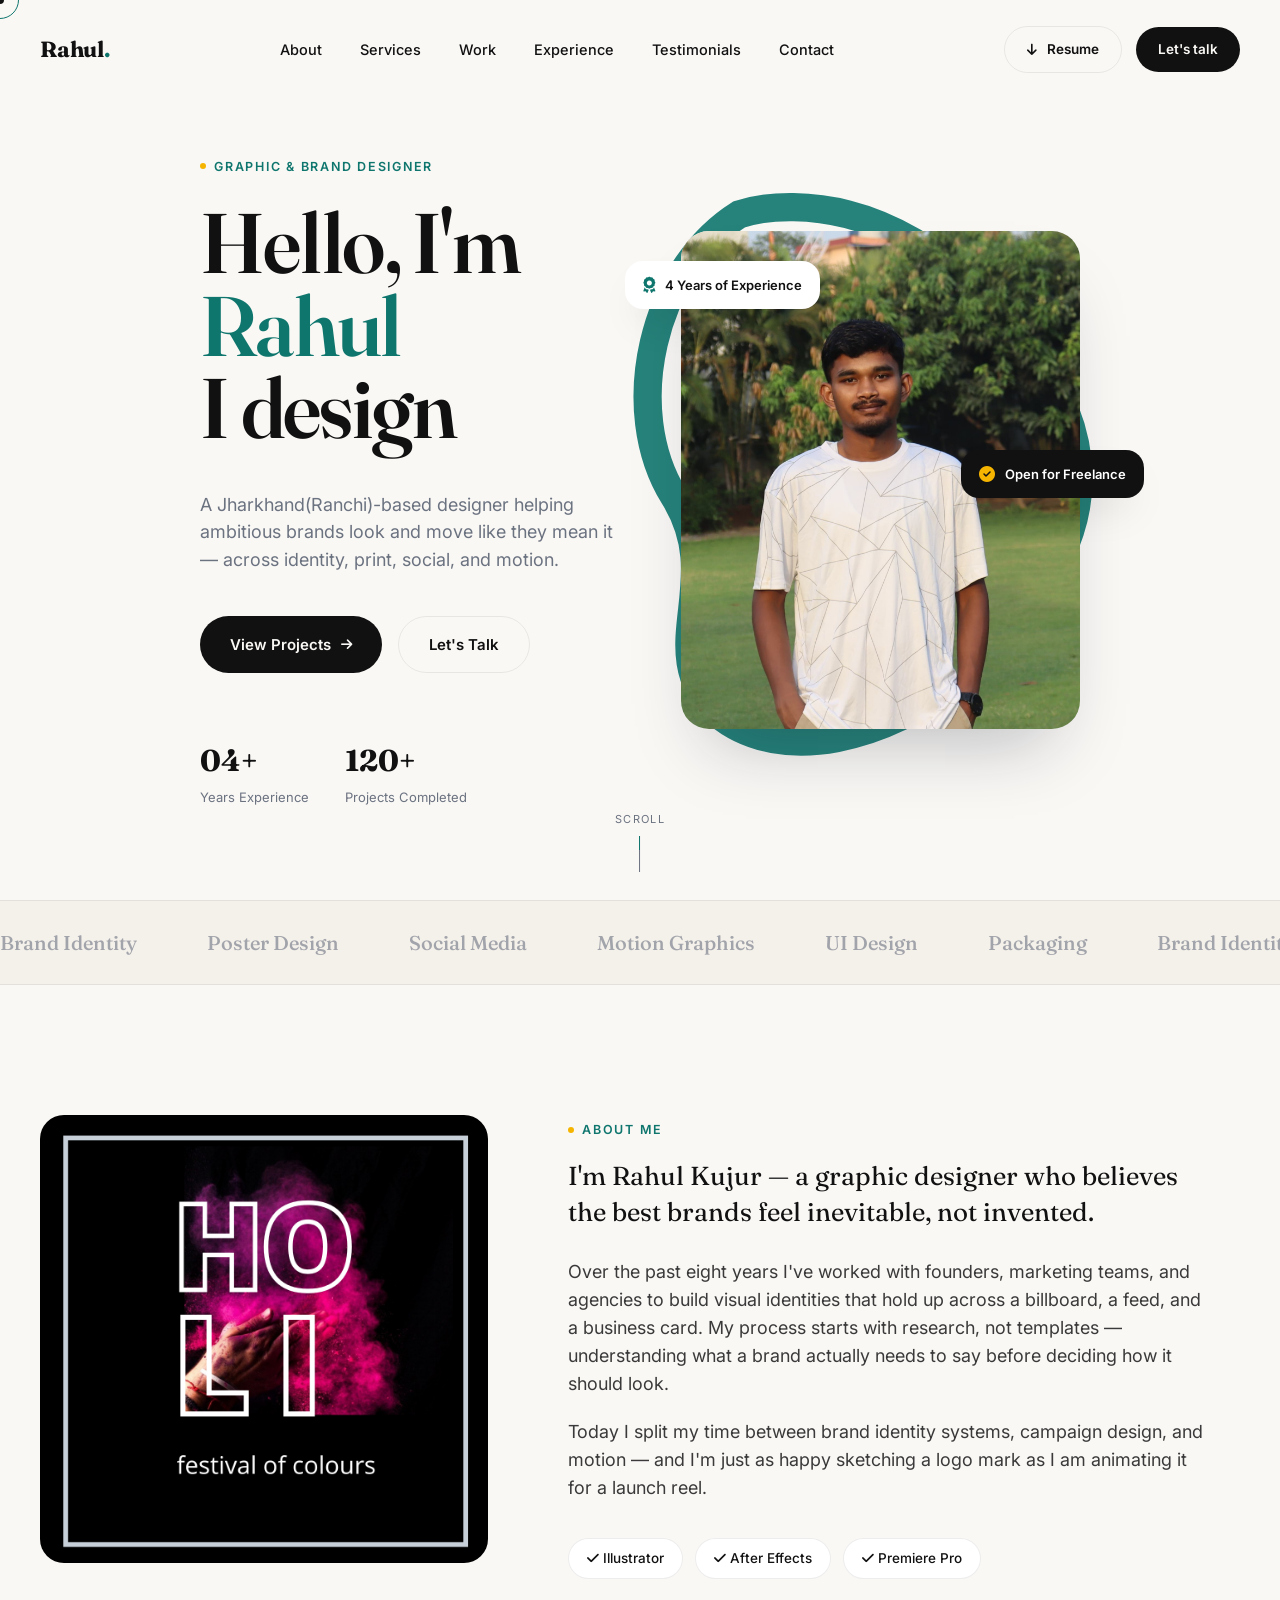
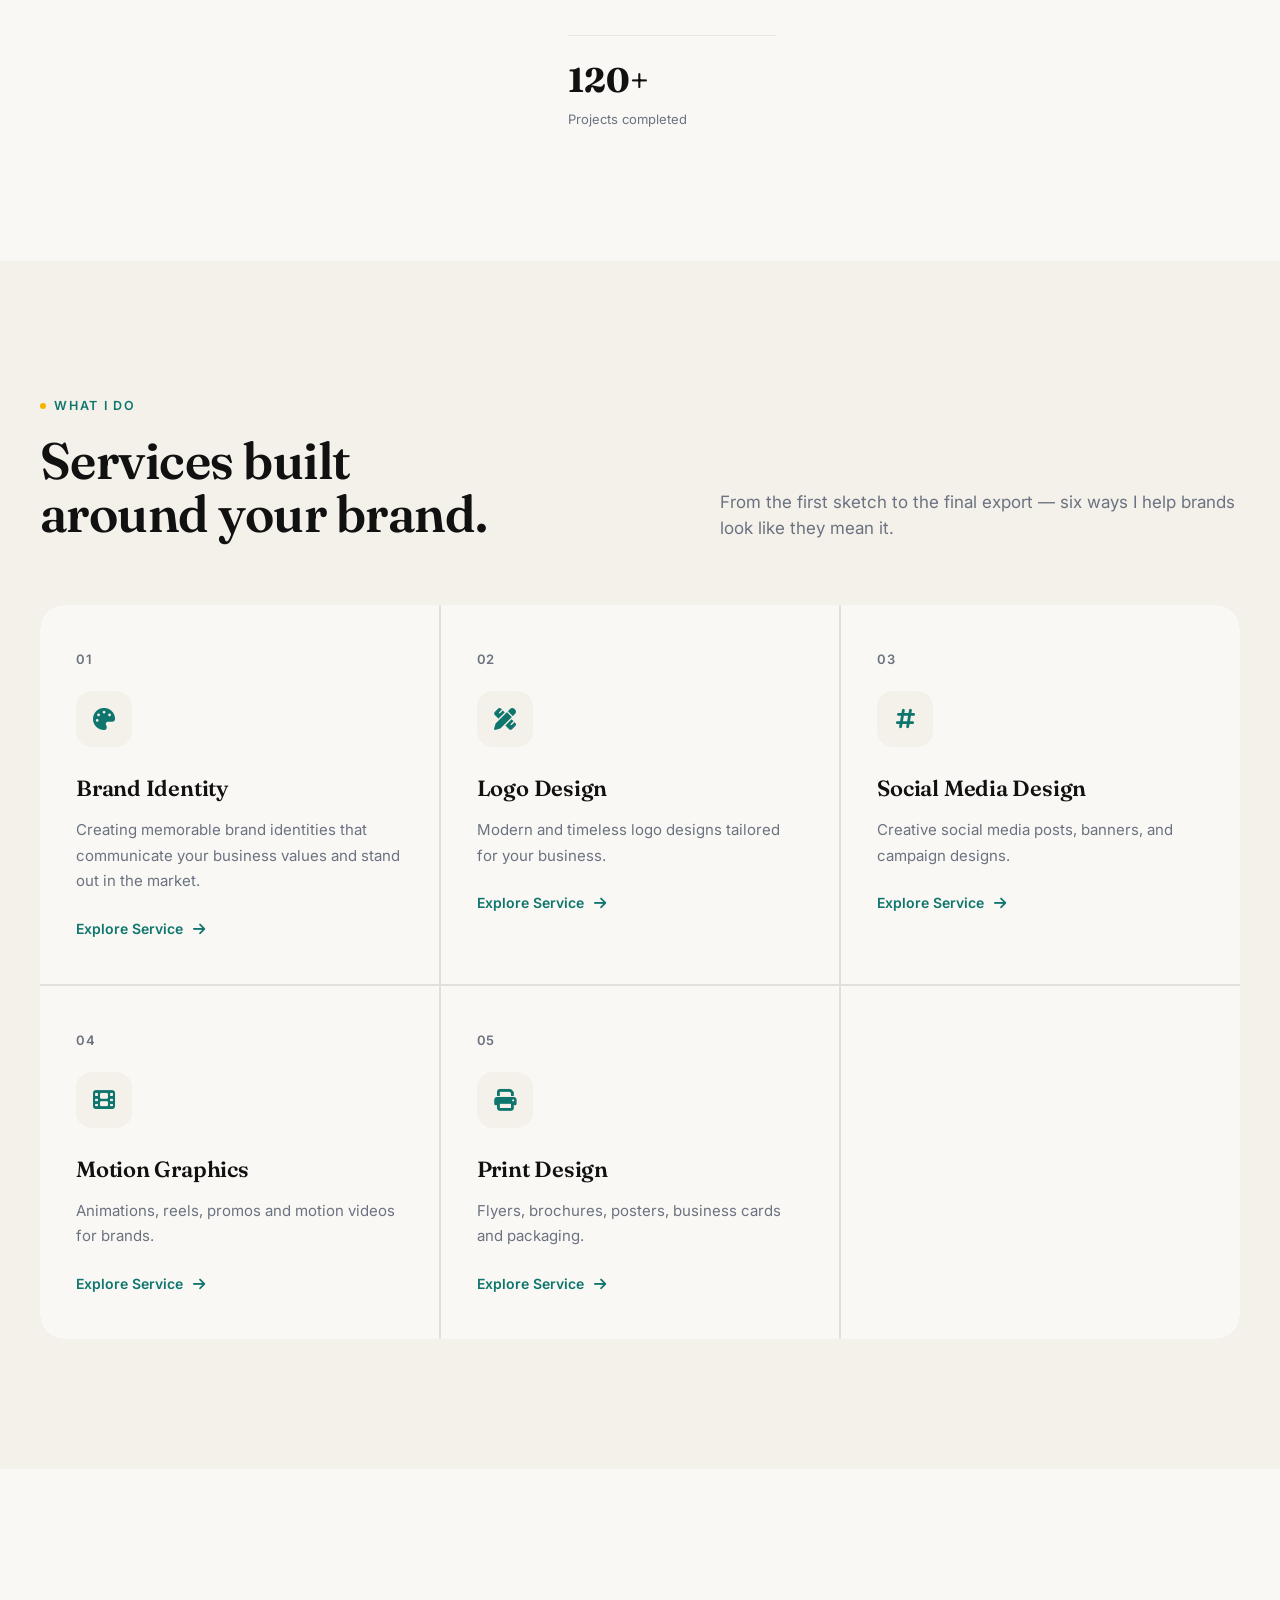
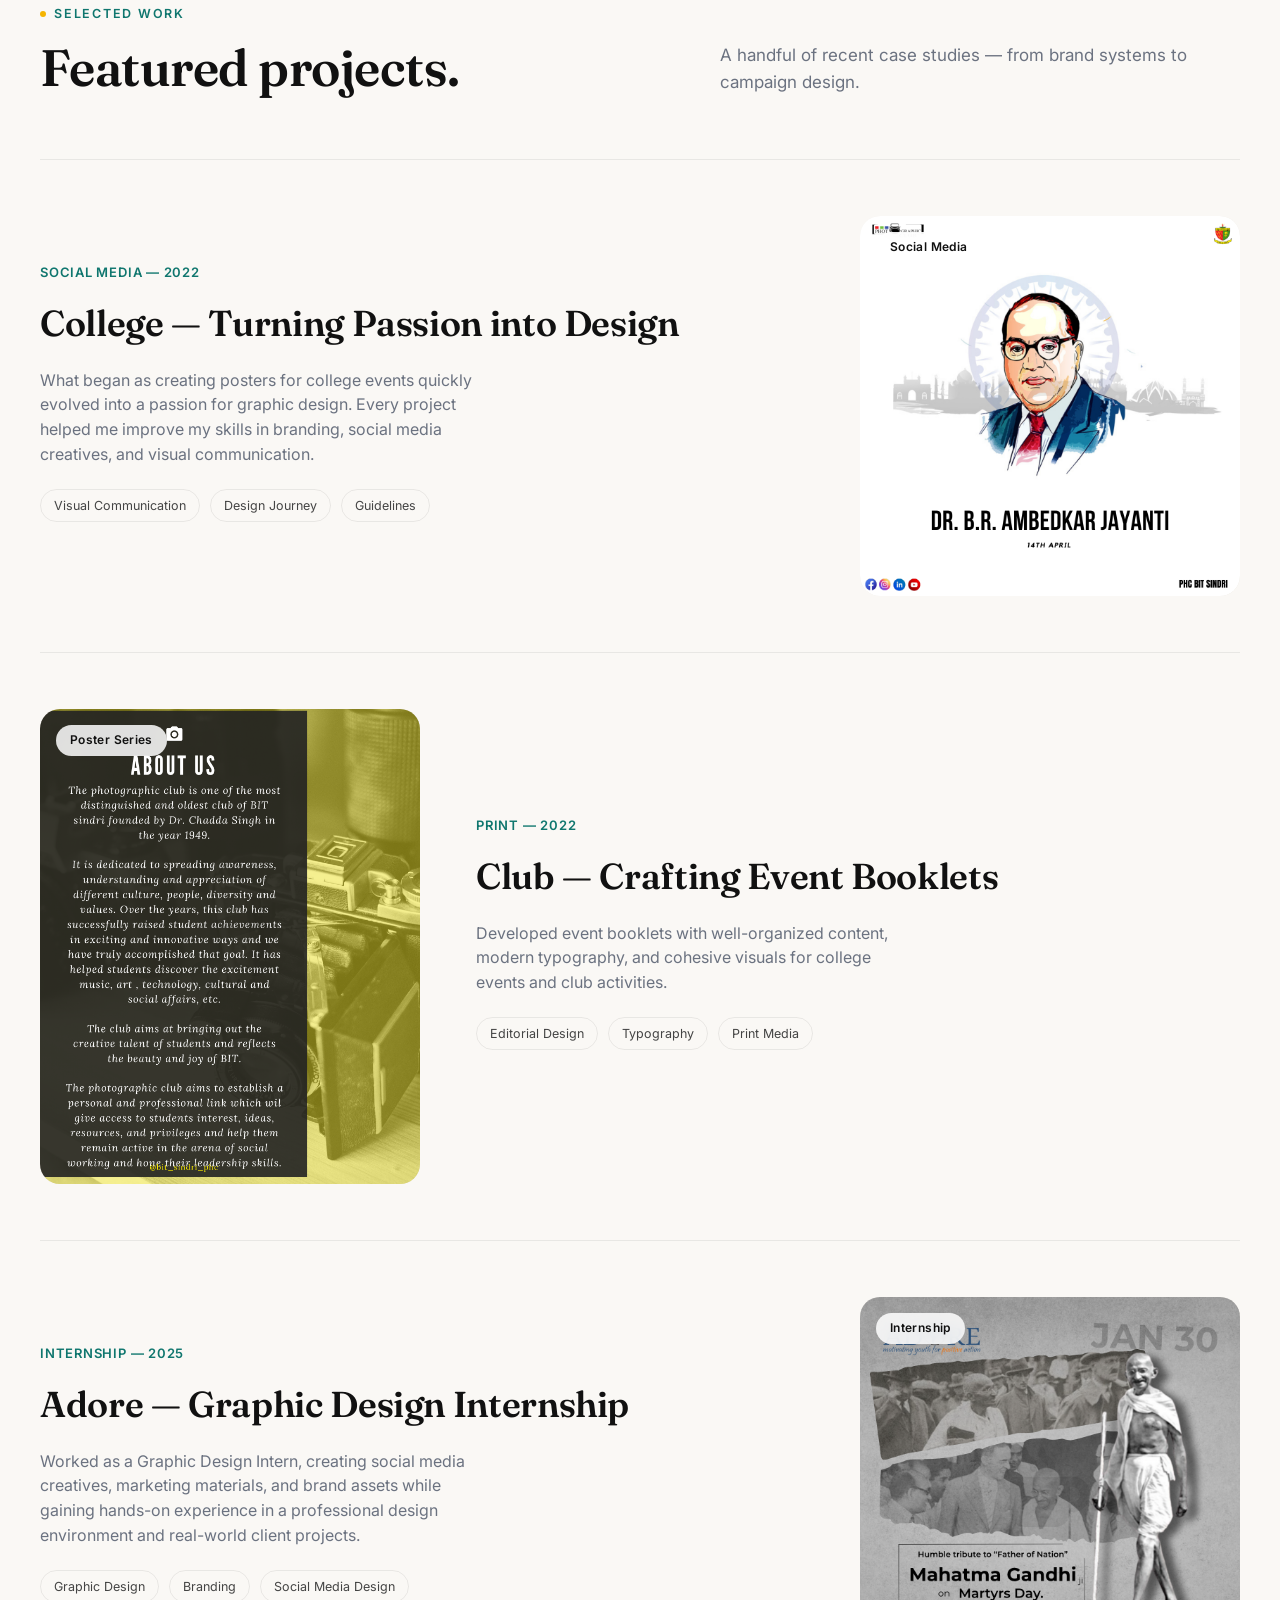
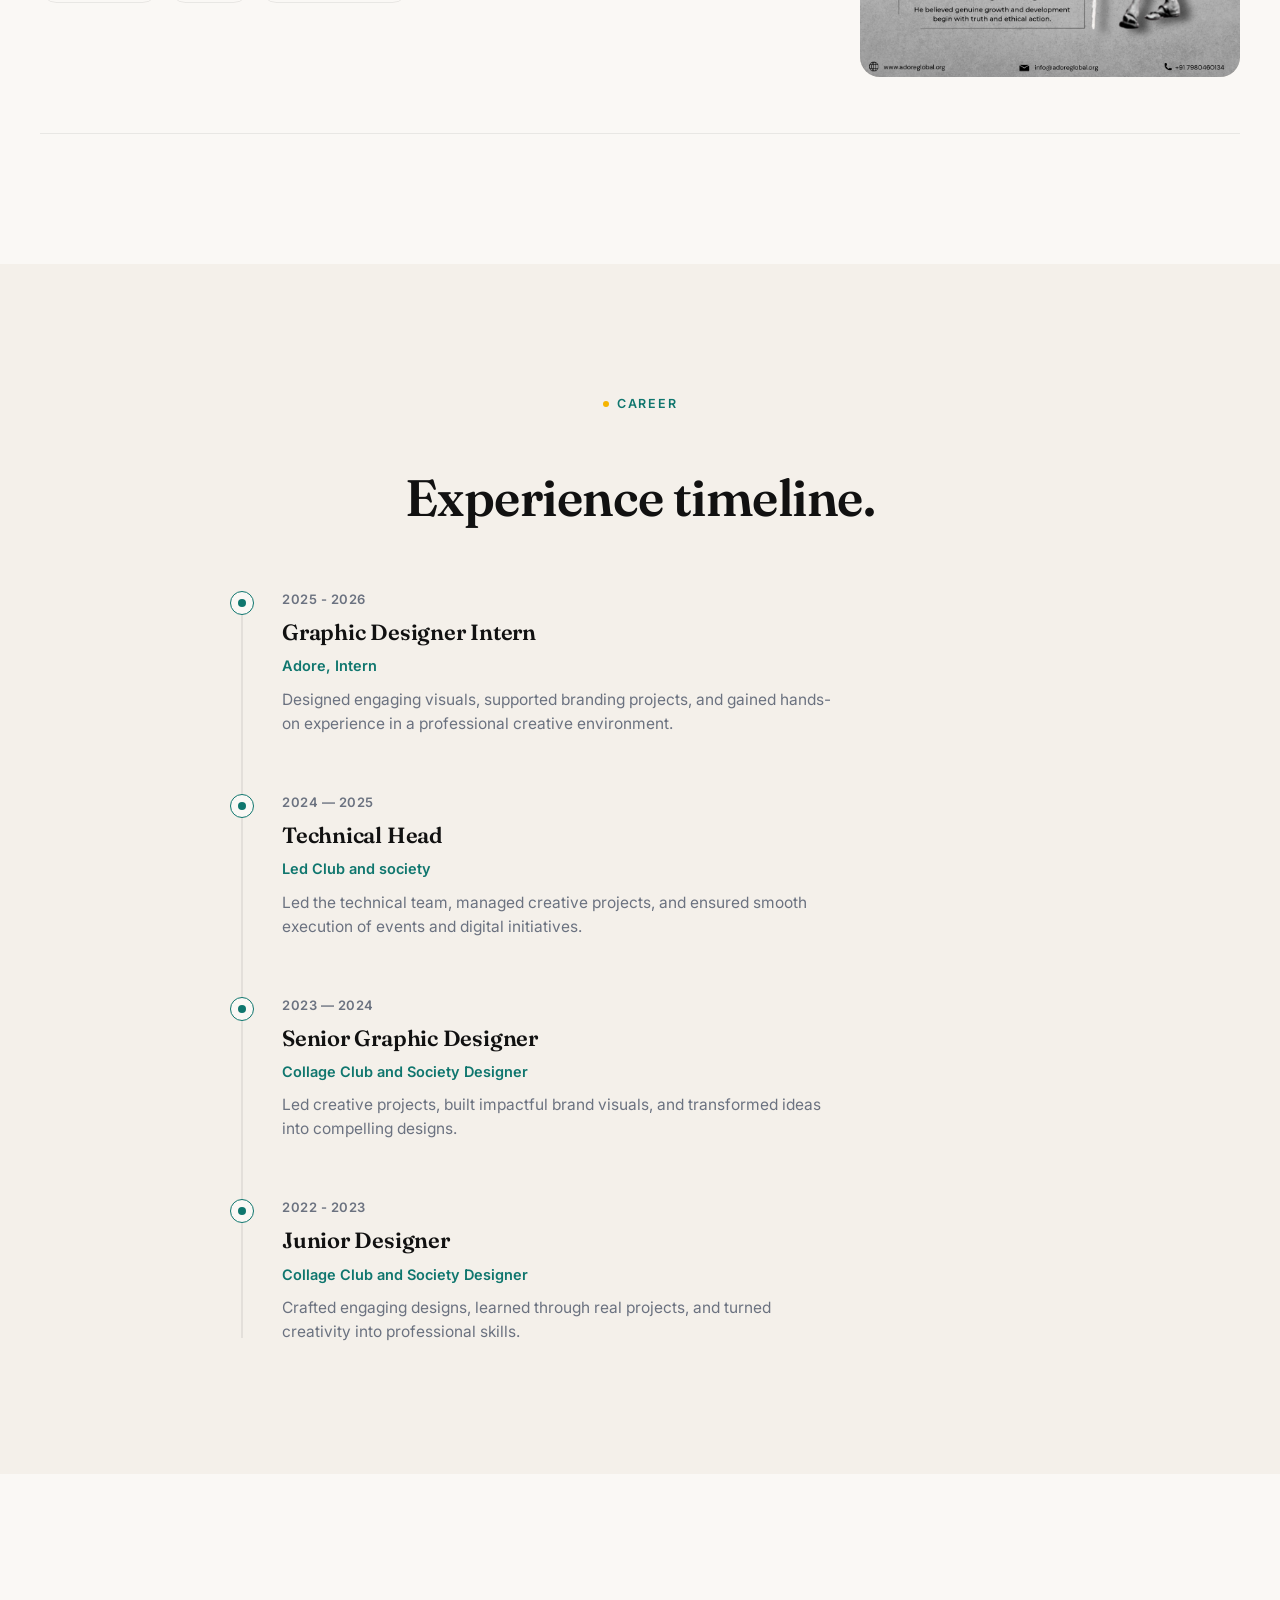
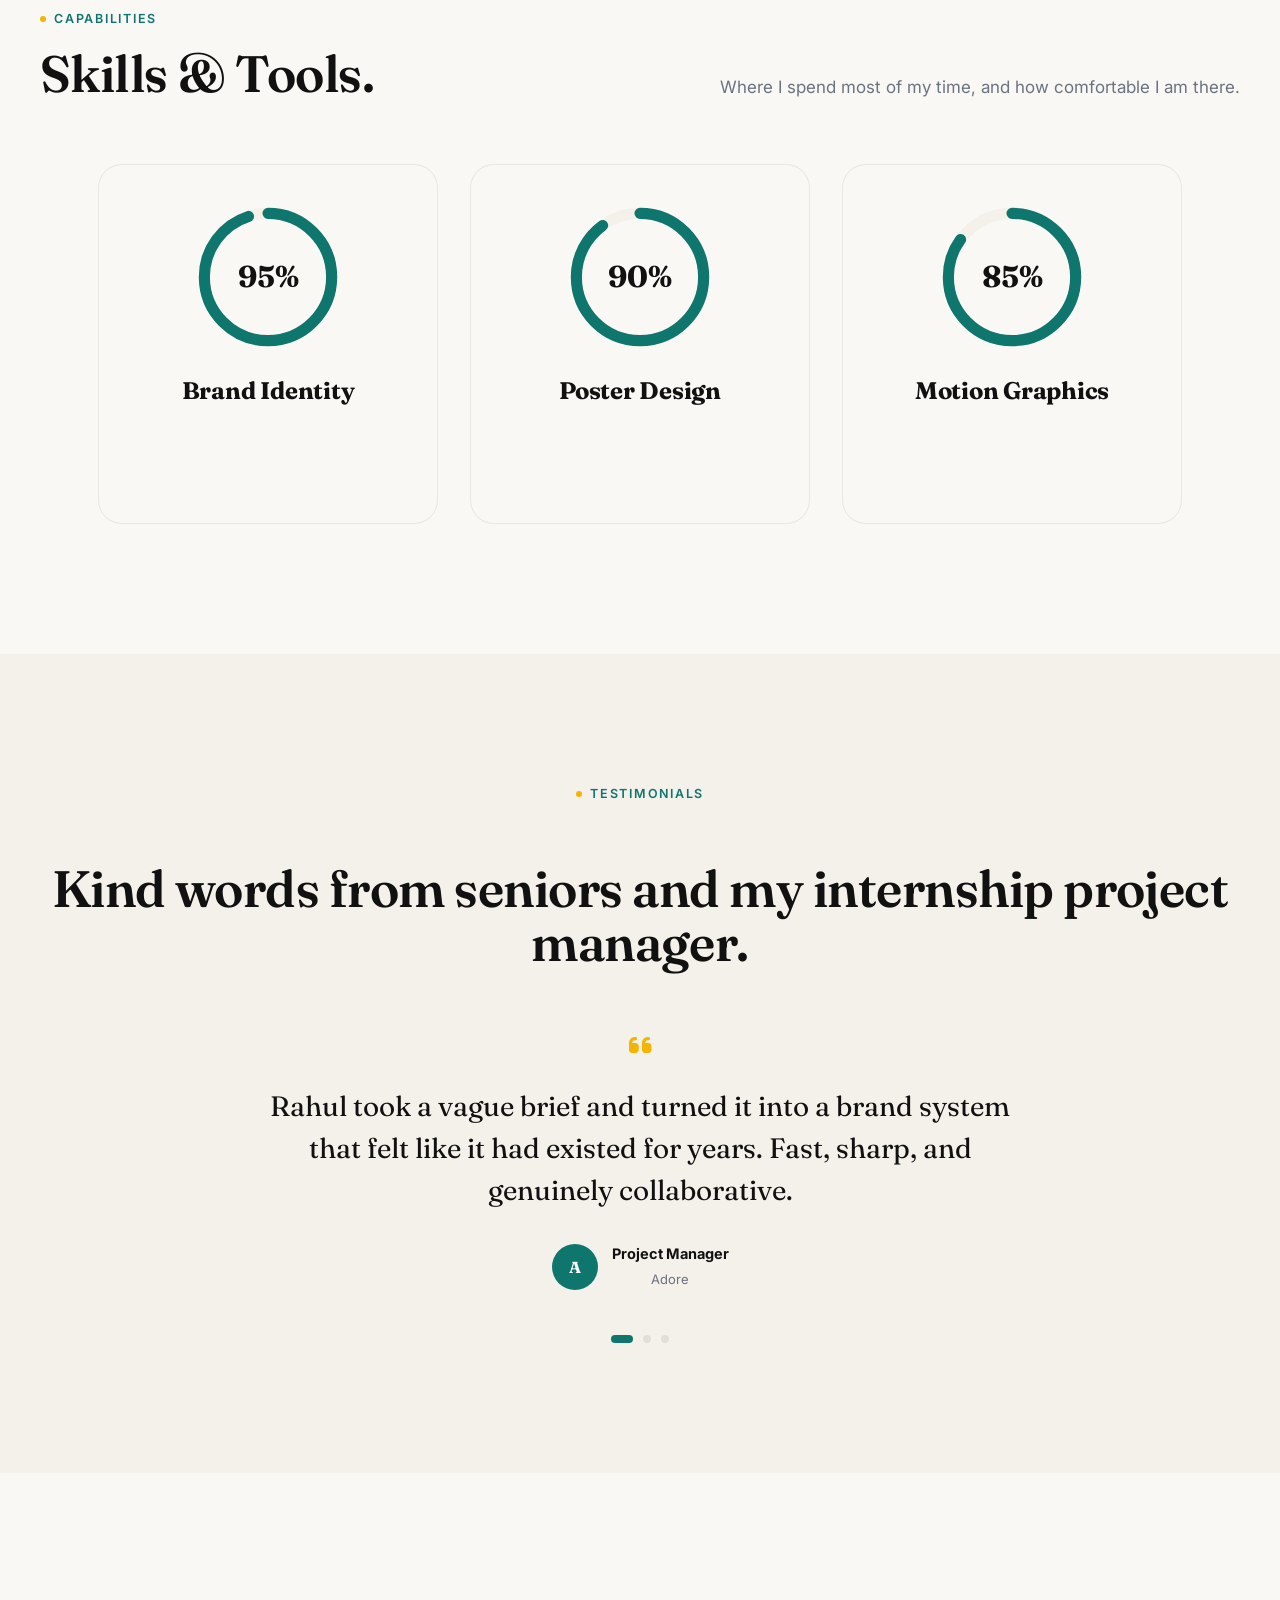
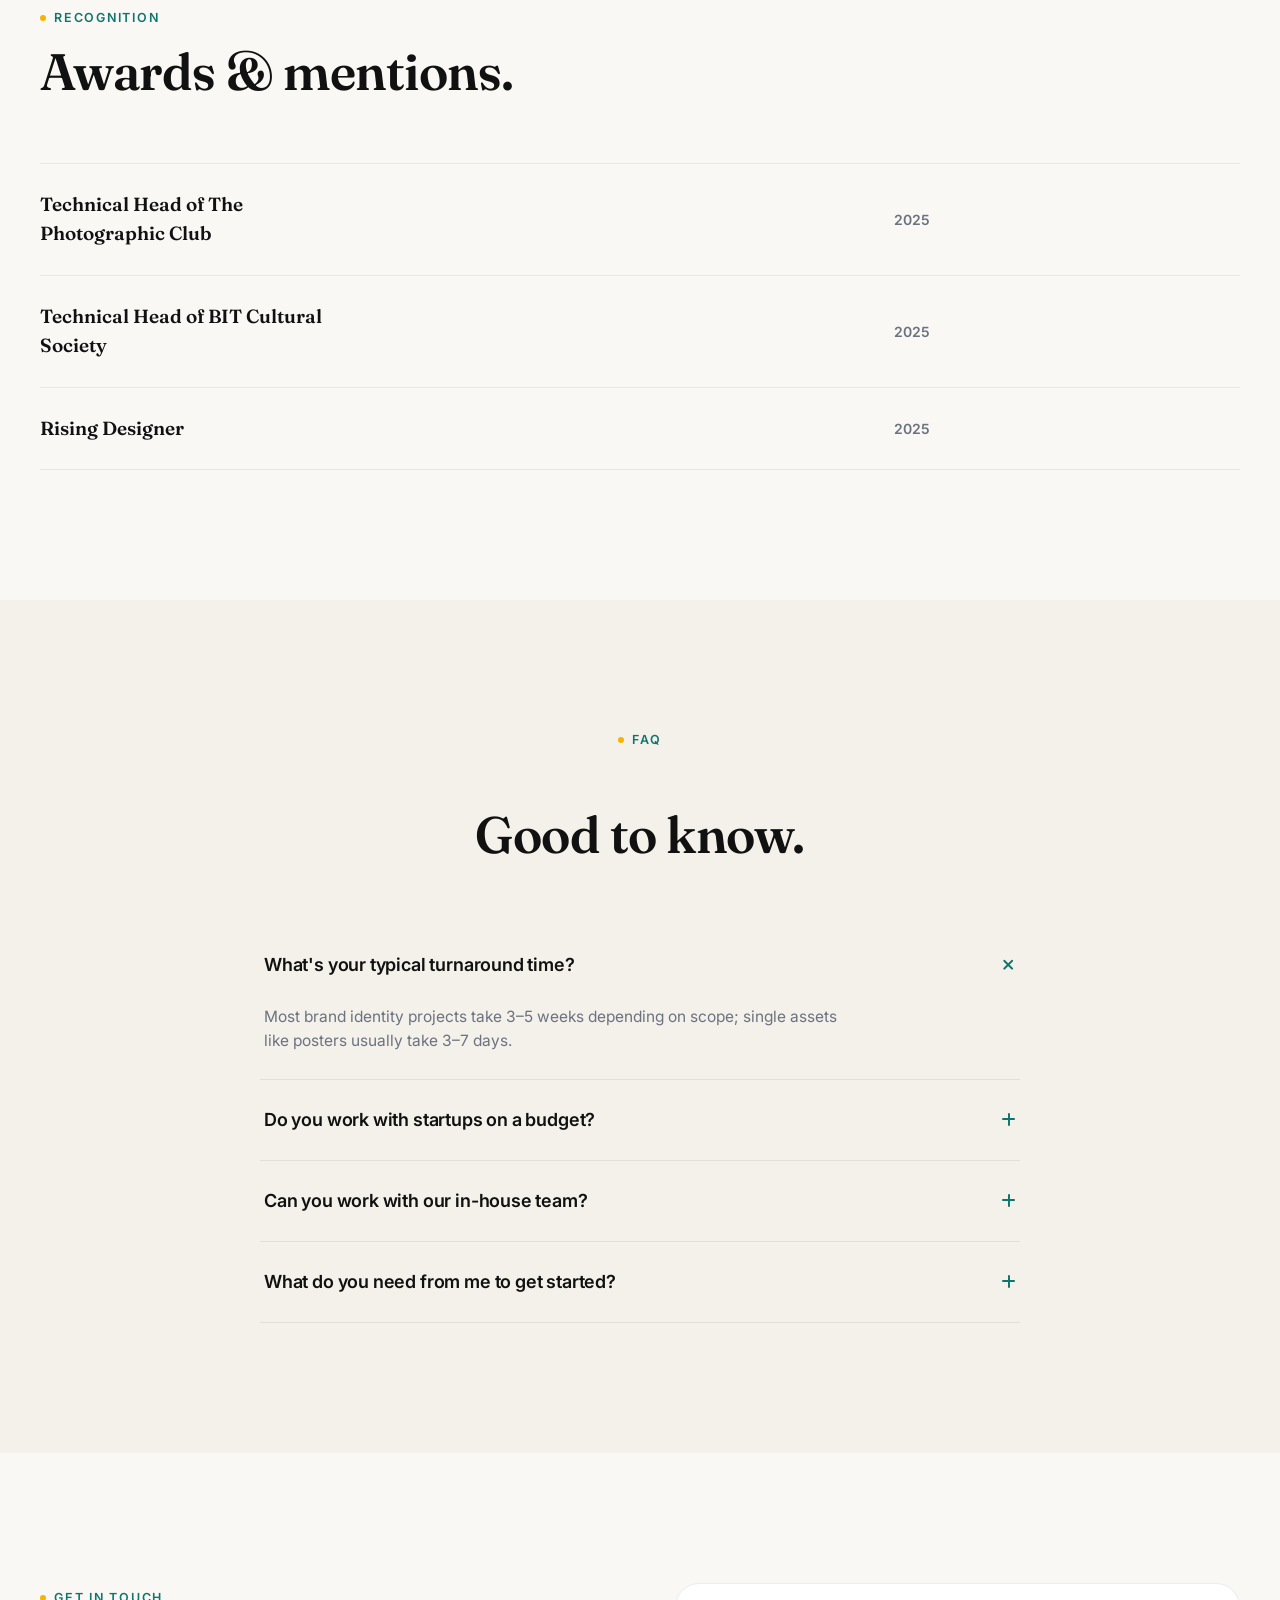
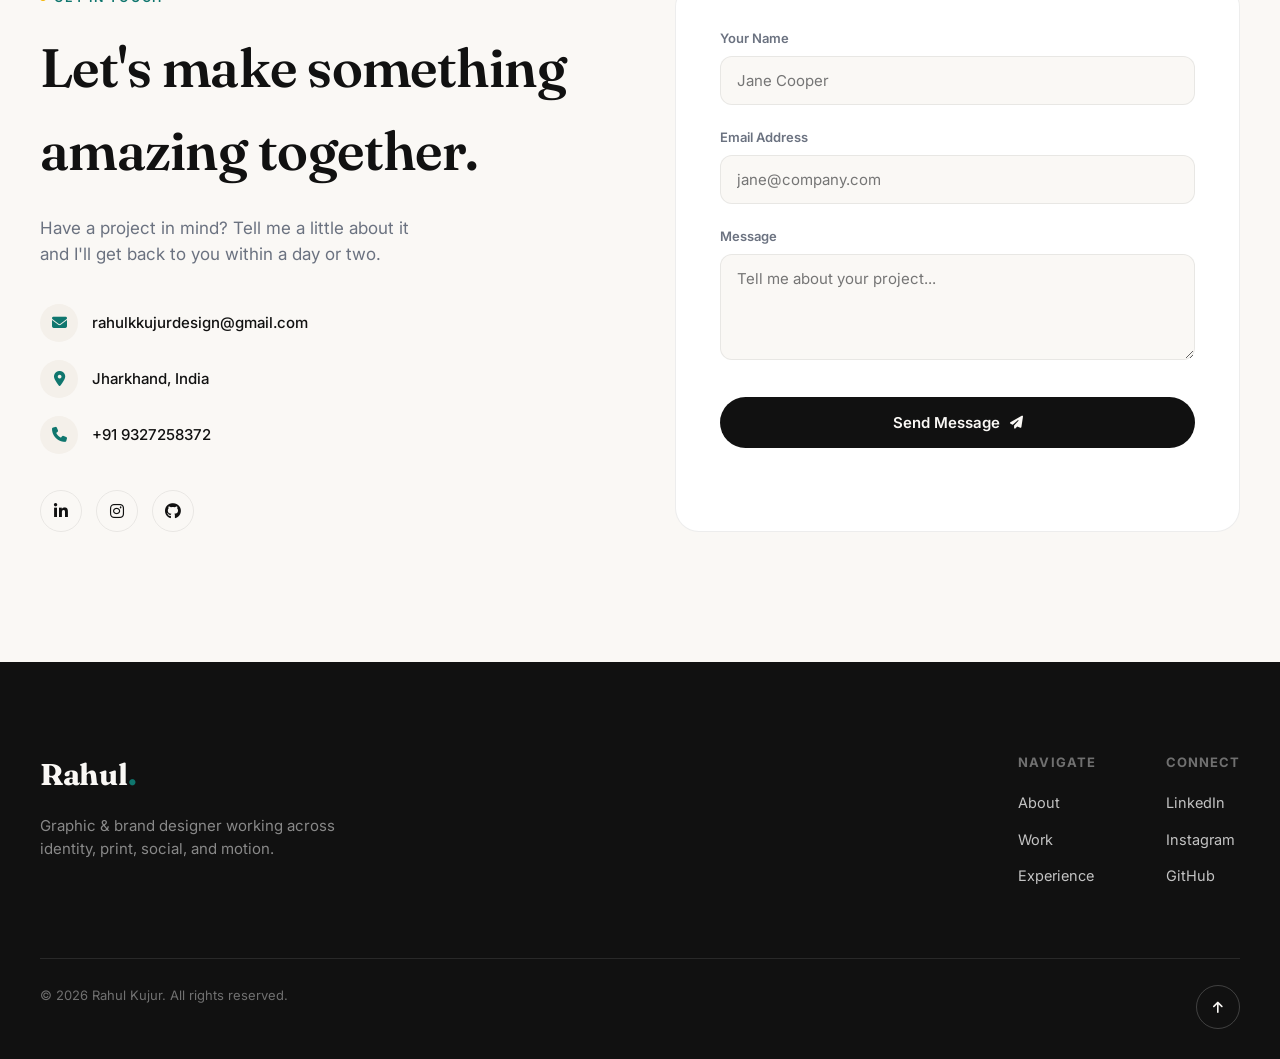
<file: index.html>
<!DOCTYPE html>
<html lang="en">
<head>
<meta charset="UTF-8">
<meta name="viewport" content="width=device-width, initial-scale=1.0">
<title>Rahul Kujur — Graphic & Brand Designer</title>
<meta name="description" content="Rahul Verma is a graphic and brand designer working across identity, motion, and digital design. Selected work, process, and contact.">

<link rel="preconnect" href="https://fonts.googleapis.com">
<link rel="preconnect" href="https://fonts.gstatic.com" crossorigin>
<link href="https://fonts.googleapis.com/css2?family=Inter:wght@400;500;600&family=Fraunces:opsz,wght@9..144,400;9..144,500;9..144,600;9..144,700&display=swap" rel="stylesheet">
<link rel="stylesheet" href="https://cdnjs.cloudflare.com/ajax/libs/font-awesome/6.5.1/css/all.min.css">

<link rel="stylesheet" href="css/style.css">
</head>
<body>

<div id="preloader"><span>Loading portfolio</span><div class="pl-bar" id="plbar"></div></div>

<div id="ink-trail"><svg><path id="ink-path" d="M2.5,0 L2.5,3000"/></svg></div>
<div class="cursor-dot" id="cdot"></div>
<div class="cursor-ring" id="cring"></div>

<!-- NAV -->
<header id="siteHeader">
  <div class="wrap">
    <a href="#home" class="logo">Rahul<span>.</span></a>
    <nav>
      <ul>
        <li><a href="#about" class="navlink">About</a></li>
        <li><a href="#services" class="navlink">Services</a></li>
        <li><a href="#work" class="navlink">Work</a></li>
        <li><a href="#experience" class="navlink">Experience</a></li>
        <li><a href="#testimonials" class="navlink">Testimonials</a></li>
        <li><a href="#contact" class="navlink">Contact</a></li>
      </ul>
    </nav>
    <div class="nav-cta">
      <a href="#" class="btn btn-ghost magnetic"><i class="fa-solid fa-arrow-down"></i> Resume</a>
      <a href="#contact" class="btn btn-primary magnetic">Let's talk</a>
    </div>
    <button class="burger" id="burger"><span></span></button>
  </div>
</header>

<div class="mobile-menu" id="mobileMenu">
  <ul>
    <li><a href="#about">About</a></li>
    <li><a href="#services">Services</a></li>
    <li><a href="#work">Work</a></li>
    <li><a href="#experience">Experience</a></li>
    <li><a href="#testimonials">Testimonials</a></li>
    <li><a href="#contact">Contact</a></li>
  </ul>
</div>

<!-- HERO -->
<section class="hero" id="home">
  <div class="wrap">
    <div class="hero-left rv">
      <div class="eyebrow">Graphic &amp; Brand Designer</div>
      <h1>Hello, I'm<br><em>Rahul</em><br>
        I design
        <span class="role-rotator"><ul id="roleList">
          <li>identities.</li>
          <li>posters.</li>
          <li>motion.</li>
          <li>interfaces.</li>
        </ul></span>
      </h1>
      <p class="hero-copy">A Jharkhand(Ranchi)-based designer helping ambitious brands look and move like they mean it — across identity, print, social, and motion.</p>
      <div class="hero-actions">
        <a href="#work" class="btn btn-primary magnetic">View Projects <i class="fa-solid fa-arrow-right"></i></a>
        <a href="#contact" class="btn btn-ghost magnetic">Let's Talk</a>
      </div>
      <div class="hero-meta">
        <div><b>04+</b><span>Years Experience</span></div>
        <div><b>120+</b><span>Projects Completed</span></div>
        <!--<div><b>40+</b><span>Happy Clients</span></div>-->
      </div>
    </div>

    <div class="hero-right rv-scale">
      <div class="hero-visual" id="heroVisual">
        <svg class="brush" viewBox="0 0 500 560" xmlns="http://www.w3.org/2000/svg">
          <path d="M120 40 C40 90 10 220 60 300 C110 380 40 440 100 500 C160 550 260 520 320 470 C400 400 460 320 420 220 C390 140 300 60 220 40 C190 32 150 30 120 40Z" fill="none" stroke="#0F766E" stroke-width="26" stroke-linecap="round" opacity="0.9"/>
        </svg>
        <div class="portrait-frame">
          <img src="assets/rahul-kujur-image.jpg" alt="Rahul Kujur" class="profile-img">
        </div>
        <div class="badge badge-1"><i class="fa-solid fa-award"></i> 4 Years of Experience</div>
        <!-- <div class="badge badge-2"><i class="fa-brands fa-adobe"></i> Adobe Certified</div> -->
        <div class="badge badge-3"><i class="fa-solid fa-circle-check"></i> Open for Freelance</div>
      </div>
    </div>
  </div>
  <div class="scroll-cue"><span>Scroll</span><div class="line"></div></div>
</section>

<div class="marquee-strip">
  <div class="marquee-track">
    <span>Brand Identity</span><span>Poster Design</span><span>Social Media</span><span>Motion Graphics</span><span>UI Design</span><span>Packaging</span>
    <span>Brand Identity</span><span>Poster Design</span><span>Social Media</span><span>Motion Graphics</span><span>UI Design</span><span>Packaging</span>
  </div>
</div>

<!-- ABOUT -->
<section class="pad" id="about">
  <div class="wrap">
    <div class="about-grid">
      <div class="about-photo rv-scale" id="aboutCarousel">
  <div class="about-slide active" style="background-image:url('assets/about-1.png');"></div>
  <div class="about-slide" style="background-image:url('assets/about-2.png');"></div>
  <div class="about-slide" style="background-image:url('assets/about-3.png');"></div>
  <div class="about-slide" style="background-image:url('assets/about-4.png');"></div>
</div>
      <div class="about-text">
        <div class="eyebrow rv">About Me</div>
        <p class="lead rv">I'm Rahul Kujur — a graphic designer who believes the best brands feel inevitable, not invented.</p>
        <p class="rv">Over the past eight years I've worked with founders, marketing teams, and agencies to build visual identities that hold up across a billboard, a feed, and a business card. My process starts with research, not templates — understanding what a brand actually needs to say before deciding how it should look.</p>
        <p class="rv">Today I split my time between brand identity systems, campaign design, and motion — and I'm just as happy sketching a logo mark as I am animating it for a launch reel.</p>
        <div class="software-row rv">
          <!--<span><i class="fa-solid fa-check"></i> Photoshop</span> -->
          <span><i class="fa-solid fa-check"></i> Illustrator</span>
          <!--<span><i class="fa-solid fa-check"></i> Figma</span> -->
          <span><i class="fa-solid fa-check"></i> After Effects</span>
          <span><i class="fa-solid fa-check"></i> Premiere Pro</span>
          <!--<span><i class="fa-solid fa-check"></i> Blender</span> -->
        </div>
        <div class="stat-row rv">
          <div><b>120+</b><span>Projects completed</span></div>
          <!--<div><b>40+</b><span>Clients worldwide</span></div>
          <div><b>6</b><span>Design awards</span></div>-->
        </div>
      </div>
    </div>
  </div>
</section>

<!-- SERVICES -->
<section id="services" class="services pad alt">
  <div class="wrap">
    <div class="section-head rv">
      <div>
        <div class="eyebrow">What I Do</div>
        <h2 class="section-title">Services built<br>around your brand.</h2>
      </div>
      <p class="section-sub">From the first sketch to the final export — six ways I help brands look like they mean it.</p>
    </div>
<div class="services-grid">

    <!-- Branding -->
    <a href="services/branding.html" class="service-card rv">
        <div class="service-num">01</div>
        <div class="service-icon">
            <i class="fa-solid fa-palette"></i>
        </div>
        <h3>Brand Identity</h3>
        <p>Creating memorable brand identities that communicate your business values and stand out in the market.</p>

        <div class="service-arrow">
            Explore Service
            <i class="fa-solid fa-arrow-right"></i>
        </div>
    </a>

    <!-- Logo -->
    <a href="services/logo-design.html" class="service-card rv">
        <div class="service-num">02</div>
        <div class="service-icon">
            <i class="fa-solid fa-pen-ruler"></i>
        </div>
        <h3>Logo Design</h3>
        <p>Modern and timeless logo designs tailored for your business.</p>

        <div class="service-arrow">
            Explore Service
            <i class="fa-solid fa-arrow-right"></i>
        </div>
    </a>

    <!-- Social -->
    <a href="services/social-media.html" class="service-card rv">
        <div class="service-num">03</div>
        <div class="service-icon">
            <i class="fa-solid fa-hashtag"></i>
        </div>
        <h3>Social Media Design</h3>
        <p>Creative social media posts, banners, and campaign designs.</p>

        <div class="service-arrow">
            Explore Service
            <i class="fa-solid fa-arrow-right"></i>
        </div>
    </a>

    <!-- Motion -->
    <a href="services/motion-graphics.html" class="service-card rv">
        <div class="service-num">04</div>
        <div class="service-icon">
            <i class="fa-solid fa-film"></i>
        </div>
        <h3>Motion Graphics</h3>
        <p>Animations, reels, promos and motion videos for brands.</p>

        <div class="service-arrow">
            Explore Service
            <i class="fa-solid fa-arrow-right"></i>
        </div>
    </a>

    <!-- Print -->
    <a href="services/print-design.html" class="service-card rv">
        <div class="service-num">05</div>
        <div class="service-icon">
            <i class="fa-solid fa-print"></i>
        </div>
        <h3>Print Design</h3>
        <p>Flyers, brochures, posters, business cards and packaging.</p>

        <div class="service-arrow">
            Explore Service
            <i class="fa-solid fa-arrow-right"></i>
        </div>
    </a>
    <div class="service-card service-empty" aria-hidden="true"></div>

</div>

</div>
</section>

<!-- PROJECTS -->
<section class="pad" id="work">
  <div class="wrap">
    <div class="section-head rv">
      <div>
        <div class="eyebrow">Selected Work</div>
        <h2 class="section-title">Featured projects.</h2>
      </div>
      <p class="section-sub">A handful of recent case studies — from brand systems to campaign design.</p>
    </div>

    <!-- ============================================================
         PROJECT 1 — College / Verdant (image on RIGHT)
         ============================================================ -->
    <div class="project-row rv reverse">
      <div class="project-media proj-carousel">
        <span class="tag-float">Social Media</span>
        <div class="glyph"><i class="fa-solid fa-leaf"></i></div>
        <div class="proj-slide active" style="background-image:url('assets/verdant-1.png');"></div>
        <div class="proj-slide" style="background-image:url('assets/verdant-2.png');"></div>
        <div class="proj-slide" style="background-image:url('assets/verdant-3.png');"></div>
        <div class="proj-slide" style="background-image:url('assets/verdant-4.png');"></div>
      </div>
      <div class="project-info">
        <div class="project-cat">Social Media — 2022</div>
        <h3>College — Turning Passion into Design</h3>
        <p>What began as creating posters for college events quickly evolved into a passion for graphic design. Every project helped me improve my skills in branding, social media creatives, and visual communication.</p>
        <div class="tags"><span>Visual Communication</span><span>Design Journey</span><span>Guidelines</span></div>
        <!--<a href="#" class="view-link">View Case Study <i class="fa-solid fa-arrow-up-right"></i></a>-->
      </div>
    </div>
    <!-- END PROJECT 1 -->

    <!-- ============================================================
         PROJECT 2 — Club Event Booklets (image on LEFT)
         ============================================================ -->
    <div class="project-row rv">
      <div class="project-media proj-carousel ratio-portrait">
        <span class="tag-float">Poster Series</span>
        <div class="glyph"><i class="fa-solid fa-music"></i></div>
        <div class="proj-slide active" style="background-image:url('assets/northline-1.png');"></div>
        <div class="proj-slide" style="background-image:url('assets/northline-2.png');"></div>
        <div class="proj-slide" style="background-image:url('assets/northline-3.png');"></div>
        <div class="proj-slide" style="background-image:url('assets/northline-4.png');"></div>
        <div class="proj-slide" style="background-image:url('assets/northline-5.png');"></div>
      </div>
      <div class="project-info">
        <div class="project-cat">Print — 2022</div>
        <h3>Club — Crafting Event Booklets</h3>
        <p>Developed event booklets with well-organized content, modern typography, and cohesive visuals for college events and club activities.</p>
        <div class="tags"><span>Editorial Design</span><span>Typography</span><span>Print Media</span></div>
        <!--<a href="#" class="view-link">View Case Study <i class="fa-solid fa-arrow-up-right"></i></a>-->
      </div>
    </div>
    <!-- END PROJECT 2 -->

    <!-- ============================================================
         PROJECT 3 — Kaffa Co. (image on RIGHT)
         ============================================================ -->
    <div class="project-row rv reverse">
      <div class="project-media proj-carousel">
        <span class="tag-float">Internship</span>
        <div class="glyph"><i class="fa-solid fa-mug-hot"></i></div>
        <div class="proj-slide active" style="background-image:url('assets/kaffa-1.png');"></div>
        <div class="proj-slide" style="background-image:url('assets/kaffa-2.png');"></div>
        <div class="proj-slide" style="background-image:url('assets/kaffa-3.png');"></div>
        <div class="proj-slide" style="background-image:url('assets/kaffa-4.png');"></div>
        <div class="proj-slide" style="background-image:url('assets/kaffa-5.png');"></div>
        <div class="proj-slide" style="background-image:url('assets/kaffa-6.png');"></div>
        <div class="proj-slide" style="background-image:url('assets/kaffa-7.png');"></div>
      </div>
      <div class="project-info">
        <div class="project-cat">Internship — 2025</div>
        <h3>Adore — Graphic Design Internship</h3>
        <p>Worked as a Graphic Design Intern, creating social media creatives, marketing materials, and brand assets while gaining hands-on experience in a professional design environment and real-world client projects.</p>
        <div class="tags"><span>Graphic Design</span><span>Branding</span><span>Social Media Design</span></div>
        <!--<a href="#" class="view-link">View Case Study <i class="fa-solid fa-arrow-up-right"></i></a>-->
      </div>
    </div>
    <!-- END PROJECT 3 -->

    <!-- ============================================================
         PROJECT 4 — Fernweg Travel App (image on LEFT) — static, no carousel yet
         ============================================================
    <div class="project-row rv">
      <div class="project-media">
        <span class="tag-float">UI Design</span>
        <div class="glyph"><i class="fa-solid fa-mobile-screen"></i></div>
      </div>
      <div class="project-info">
        <div class="project-cat">UI Design — 2023</div>
        <h3>Fernweg — Travel App</h3>
        <p>Visual design for a travel-planning app — a warm, editorial UI layer built on top of an existing product system.</p>
        <div class="tags"><span>UI</span><span>Design System</span><span>Mobile</span></div>
        <a href="#" class="view-link">View Case Study <i class="fa-solid fa-arrow-up-right"></i></a>
      </div>
    </div>
    <!-- END PROJECT 4 -->

  </div>
</section>
<!-- EXPERIENCE -->
<section class="pad alt" id="experience">
  <div class="wrap">
    <div class="section-head rv" style="justify-content:center;text-align:center;flex-direction:column;align-items:center;">
      <div class="eyebrow">Career</div>
      <h2 class="section-title">Experience timeline.</h2>
    </div>

    <div class="timeline">
      <div class="t-item rv">
        <div class="t-dot"></div>
        <div class="t-year">2025 - 2026</div>
        <h3>Graphic Designer Intern</h3>
        <div class="t-role">Adore, Intern</div>
        <p> Designed engaging visuals, supported branding projects, and gained hands-on experience in a professional creative environment.</p>
      </div>
      <div class="t-item rv">
        <div class="t-dot"></div>
        <div class="t-year">2024 — 2025</div>
        <h3>Technical Head</h3>
        <div class="t-role">Led Club and society</div>
        <p>Led the technical team, managed creative projects, and ensured smooth execution of events and digital initiatives.</p>
      </div>
      <div class="t-item rv">
        <div class="t-dot"></div>
        <div class="t-year">2023 — 2024</div>
        <h3>Senior Graphic Designer</h3>
        <div class="t-role">Collage Club and Society Designer</div>
        <p>Led creative projects, built impactful brand visuals, and transformed ideas into compelling designs.</p>
      </div>
      <div class="t-item rv">
        <div class="t-dot"></div>
        <div class="t-year">2022 - 2023</div>
        <h3>Junior Designer</h3>
        <div class="t-role">Collage Club and Society Designer</div>
        <p>Crafted engaging designs, learned through real projects, and turned creativity into professional skills.</p>
      </div>
    </div>
  </div>
</section>

<!-- =========================
     SKILLS
========================== -->
<section class="pad" id="skills">
  <div class="wrap">

    <div class="section-head rv">
      <div>
        <div class="eyebrow">Capabilities</div>
        <h2 class="section-title">Skills &amp; Tools.</h2>
      </div>

      <p class="section-sub">
        Where I spend most of my time, and how comfortable I am there.
      </p>
    </div>

    <div class="skills-grid rv" id="skillsGrid">

      <!-- Skill 1 -->
      <div class="skill-card" data-val="95">
        <div class="ring">
          <svg viewBox="0 0 88 88">
            <circle class="bg" cx="44" cy="44" r="40"></circle>
            <circle class="fg" cx="44" cy="44" r="40"></circle>
          </svg>
          <span>95%</span>
        </div>

        <h4>Brand Identity</h4>
      </div>

      <!-- Skill 2 -->
      <div class="skill-card" data-val="90">
        <div class="ring">
          <svg viewBox="0 0 88 88">
            <circle class="bg" cx="44" cy="44" r="40"></circle>
            <circle class="fg" cx="44" cy="44" r="40"></circle>
          </svg>
          <span>90%</span>
        </div>

        <h4>Poster Design</h4>
      </div>

      <!-- Skill 3 -->
      <div class="skill-card" data-val="85">
        <div class="ring">
          <svg viewBox="0 0 88 88">
            <circle class="bg" cx="44" cy="44" r="40"></circle>
            <circle class="fg" cx="44" cy="44" r="40"></circle>
          </svg>
          <span>85%</span>
        </div>

        <h4>Motion Graphics</h4>
      </div>

    </div>

  </div>
</section>

<!-- TESTIMONIALS -->
<section class="pad alt" id="testimonials">
  <div class="wrap">
    <div class="section-head rv" style="justify-content:center;text-align:center;flex-direction:column;align-items:center;">
      <div class="eyebrow">Testimonials</div>
      <h2 class="section-title">Kind words from seniors and my internship project manager.</h2>
    </div>
    <div class="test-wrap rv">
      <div class="test-slide active">
        <i class="fa-solid fa-quote-left quote"></i>
        <p>Rahul took a vague brief and turned it into a brand system that felt like it had existed for years. Fast, sharp, and genuinely collaborative.</p>
        <div class="test-person"><div class="test-avatar">A</div><div><b>Project Manager</b><span>Adore</span></div></div>
      </div>
      <div class="test-slide">
        <i class="fa-solid fa-quote-left quote"></i>
        <p>Our Martyrs' Day and Netaji Subhas Chandra Bose poster series remains one of our strongest creative achievements, with every design crafted to professional standards and a clear visual purpose..</p>
        <div class="test-person"><div class="test-avatar">A</div><div><b>Team Lead</b><span>Adore</span></div></div>
      </div>
      <div class="test-slide">
        <i class="fa-solid fa-quote-left quote"></i>
        <p>He designed a content system that our whole team could actually use — consistent, flexible, and it just looks expensive.</p>
        <div class="test-person"><div class="test-avatar">S</div><div><b>Seniors</b><span>Collage Seniors</span></div></div>
      </div>
      <div class="test-dots">
        <button class="active" data-i="0"></button>
        <button data-i="1"></button>
        <button data-i="2"></button>
      </div>
    </div>
  </div>
</section>

<!-- AWARDS + CLIENTS -->
<section class="pad" id="awards">
  <div class="wrap">
    <div class="section-head rv">
      <div><div class="eyebrow">Recognition</div><h2 class="section-title">Awards &amp; mentions.</h2></div>
    </div>
    <div class="awards-list rv">
      <!--Award 1-->
      <div class="award-row"><div class="a-title">Technical Head of The Photographic Club</div>
      <!--<div class="a-org">Design Collective Awards</div>-->
      <div class="a-year">2025</div></div>
      <!--Award 2-->
      <div class="award-row"><div class="a-title">Technical Head of BIT Cultural Society</div>
      <!--<div class="a-org">Print &amp; Type Guild</div>-->
      <div class="a-year">2025</div></div>
      <!--Award 3-->
      <div class="award-row"><div class="a-title">Rising Designer</div>
      <!--<div class="a-org">Creative Circle India</div>-->
      <div class="a-year">2025</div></div>
    </div>

    <!--<div class="clients-grid rv">
      <div class="client-cell">Verdant</div>
      <div class="client-cell">Northline</div>
      <div class="client-cell">Kaffa Co.</div>
      <div class="client-cell">Fernweg</div>
      <div class="client-cell">Loopwave</div>
    </div>-->
  </div>
</section>

<!-- FAQ -->
<section class="pad alt" id="faq">
  <div class="wrap">
    <div class="section-head rv" style="justify-content:center;text-align:center;flex-direction:column;align-items:center;">
      <div class="eyebrow">FAQ</div>
      <h2 class="section-title">Good to know.</h2>
    </div>
    <div class="faq-list rv">
      <div class="faq-item open">
        <div class="faq-q"><h4>What's your typical turnaround time?</h4><i class="fa-solid fa-plus"></i></div>
        <div class="faq-a" style="max-height:80px;"><p>Most brand identity projects take 3–5 weeks depending on scope; single assets like posters usually take 3–7 days.</p></div>
      </div>
      <div class="faq-item">
        <div class="faq-q"><h4>Do you work with startups on a budget?</h4><i class="fa-solid fa-plus"></i></div>
        <div class="faq-a"><p>Yes — I offer scaled-down identity packages for early-stage startups, with room to expand as you grow.</p></div>
      </div>
      <div class="faq-item">
        <div class="faq-q"><h4>Can you work with our in-house team?</h4><i class="fa-solid fa-plus"></i></div>
        <div class="faq-a"><p>Definitely. I regularly collaborate with in-house marketing and product teams, slotting into existing workflows.</p></div>
      </div>
      <div class="faq-item">
        <div class="faq-q"><h4>What do you need from me to get started?</h4><i class="fa-solid fa-plus"></i></div>
        <div class="faq-a"><p>A short brief, any existing brand materials, and a sense of your timeline and budget — I'll take it from there.</p></div>
      </div>
    </div>
  </div>
</section>

<!-- CONTACT -->
<section class="pad" id="contact">
  <div class="wrap">
    <div class="contact-grid">
      <div class="contact-info rv">
        <div class="eyebrow">Get In Touch</div>
        <h2>Let's make something amazing together.</h2>
        <p>Have a project in mind? Tell me a little about it and I'll get back to you within a day or two.</p>
        <div class="contact-detail"><i class="fa-solid fa-envelope"></i>rahulkkujurdesign@gmail.com</div>
        <div class="contact-detail"><i class="fa-solid fa-location-dot"></i> Jharkhand, India</div>
        <div class="contact-detail"><i class="fa-solid fa-phone"></i> +91 9327258372</div>
        <div class="social-row">
          <a href="https://www.linkedin.com/in/rahul-kujur-382a73257" target="_blank" rel="noopener"><i class="fa-brands fa-linkedin-in"></i></a>
          <a href="https://www.instagram.com/essencebyrahul" target="_blank" rel="noopener"><i class="fa-brands fa-instagram"></i></a>
          <a href="https://github.com/Zeth88" target="_blank" rel="noopener"><i class="fa-brands fa-github"></i></a>
        </div>
      </div>
      <form class="form-card rv" id="contactForm" action="https://formspree.io/f/mnjeloll" method="POST" novalidate>
        <div class="form-row" id="row-name">
          <label>Your Name</label>
          <input type="text" name="name" placeholder="Jane Cooper">
          <div class="err-msg">Please enter your name.</div>
        </div>
        <div class="form-row" id="row-email">
          <label>Email Address</label>
          <input type="email" name="email" placeholder="jane@company.com">
          <div class="err-msg">Please enter a valid email address.</div>
        </div>
        <div class="form-row" id="row-message">
          <label>Message</label>
          <textarea name="message" rows="4" placeholder="Tell me about your project..."></textarea>
          <div class="err-msg">Please enter a short message.</div>
        </div>
        <button type="submit" class="btn btn-primary magnetic">Send Message <i class="fa-solid fa-paper-plane"></i></button>
      </form>
    </div>
  </div>
</section>

<footer>
  <div class="wrap">
    <div class="footer-top">
      <div class="footer-brand">
        <a href="#home" class="logo">Rahul<span>.</span></a>
        <p>Graphic &amp; brand designer working across identity, print, social, and motion.</p>
      </div>
      <div class="footer-cols">
        <div>
          <h5>Navigate</h5>
          <ul>
            <li><a href="#about">About</a></li>
            <li><a href="#work">Work</a></li>
            <li><a href="#experience">Experience</a></li>
          </ul>
        </div>
        <div>
          <h5>Connect</h5>
          <ul>
          <li><a href="https://www.linkedin.com/in/rahul-kujur-382a73257" target="_blank" rel="noopener">LinkedIn</a></li>
          <li><a href="https://www.instagram.com/essencebyrahul" target="_blank" rel="noopener">Instagram</a></li>
          <li><a href="https://github.com/Zeth88" target="_blank" rel="noopener">GitHub</a></li>
          </ul>
        </div>
      </div>
    </div>
    <div class="footer-bottom">
      <span>© 2026 Rahul Kujur. All rights reserved.</span>
      <a href="#home" class="back-top"><i class="fa-solid fa-arrow-up"></i></a>
    </div>
  </div>
</footer>

<div class="toast" id="toast"><i class="fa-solid fa-circle-check"></i> <span id="toastMsg">Message sent — I'll be in touch soon.</span></div>

<script src="js/script.js"></script>
</body>
</html>
</file>
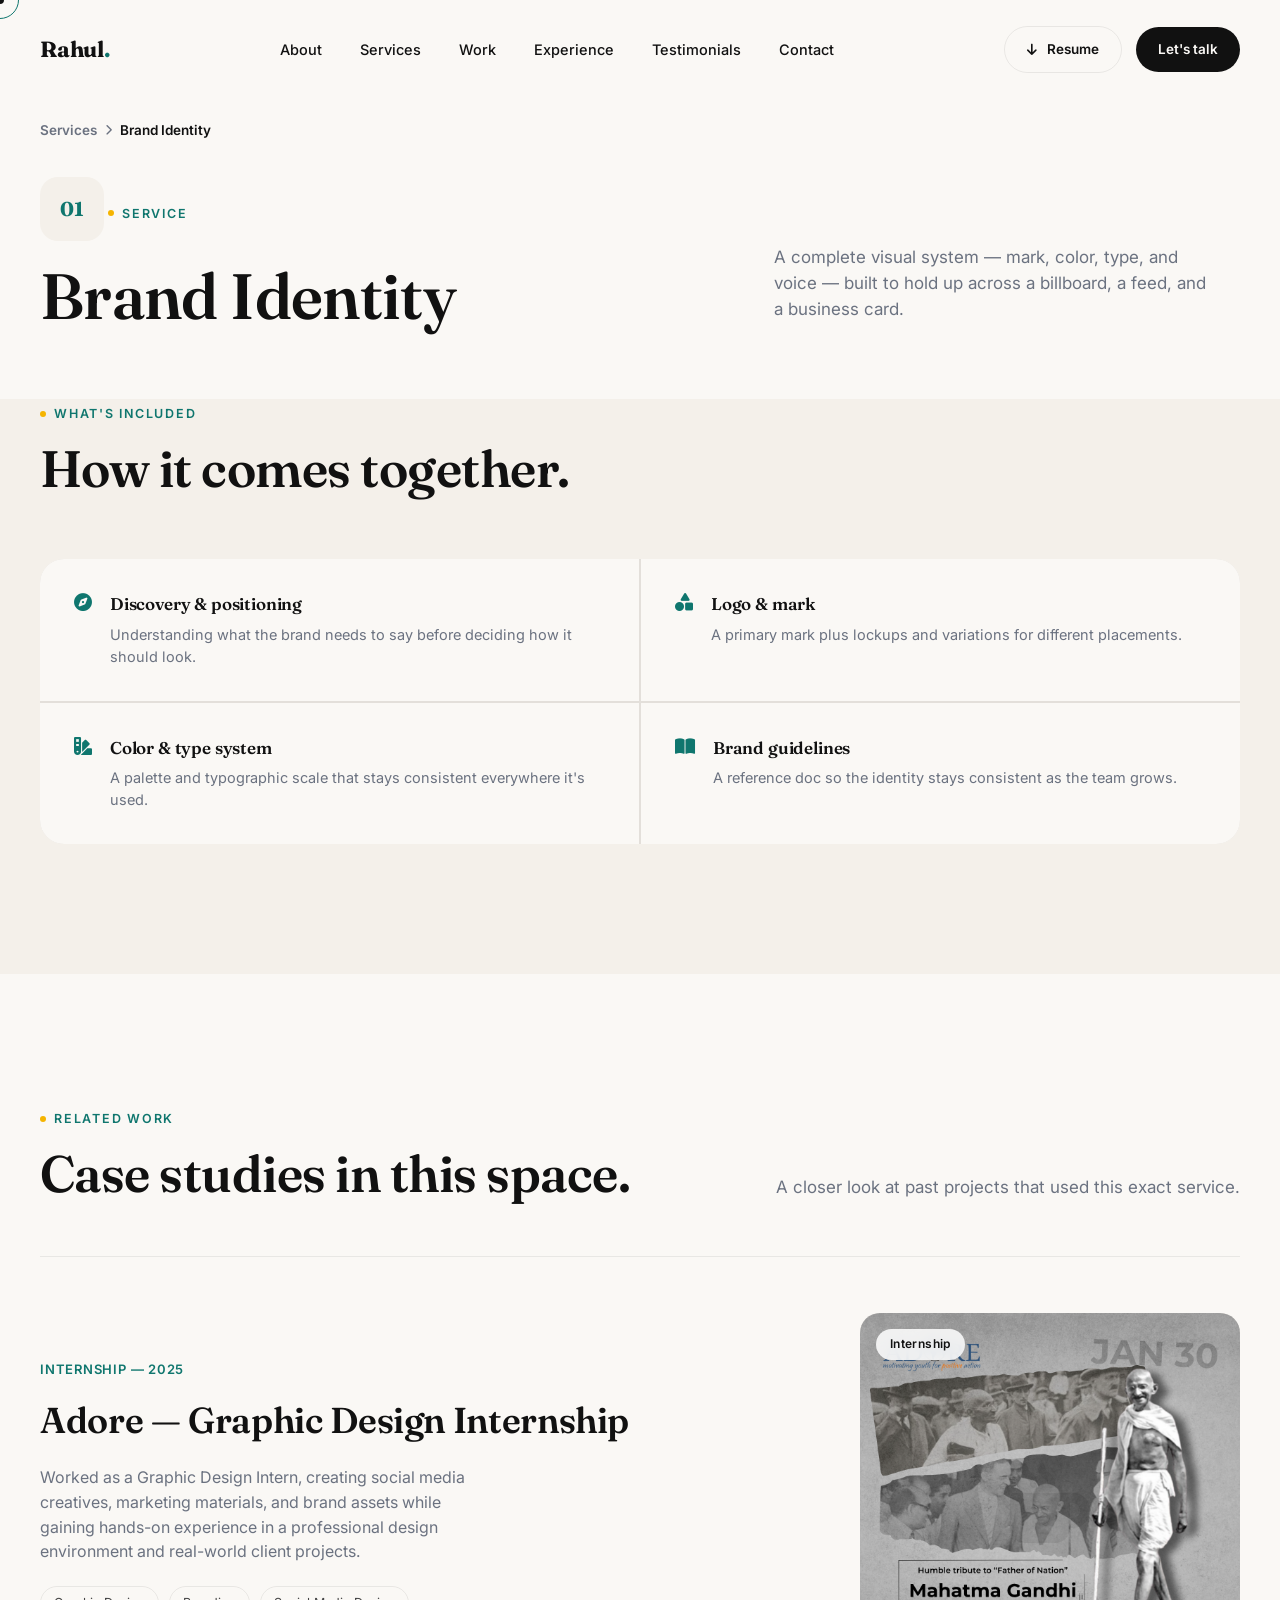
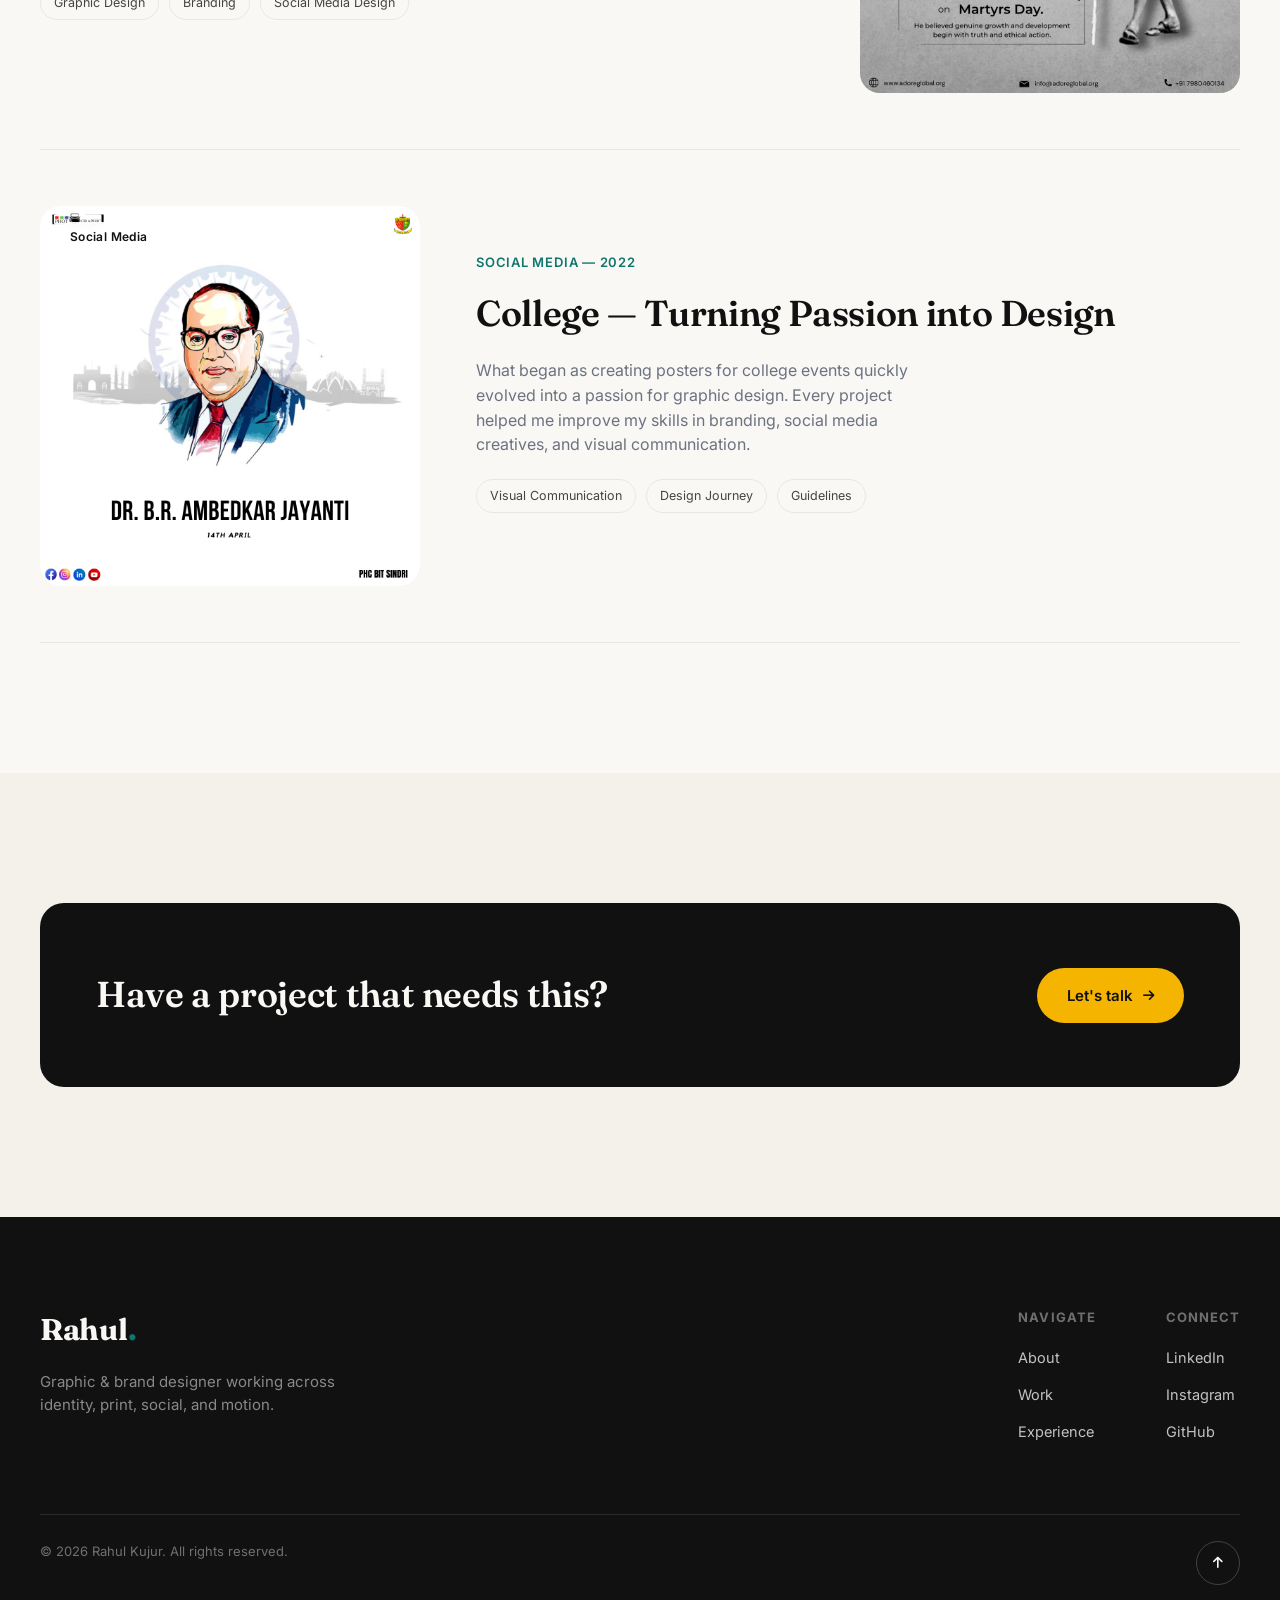
<file: services/branding.html>
<!DOCTYPE html>
<html lang="en">
<head>
<meta charset="UTF-8">
<meta name="viewport" content="width=device-width, initial-scale=1.0">
<title>Brand Identity — Rahul Kujur</title>
<meta name="description" content="Brand Identity services by Rahul Kujur — A complete visual system — mark, color, type, and voice — built to hold up across a billboard, a feed, and a business card.">

<link rel="preconnect" href="https://fonts.googleapis.com">
<link rel="preconnect" href="https://fonts.gstatic.com" crossorigin>
<link href="https://fonts.googleapis.com/css2?family=Inter:wght@400;500;600&family=Fraunces:opsz,wght@9..144,400;9..144,500;9..144,600;9..144,700&display=swap" rel="stylesheet">
<link rel="stylesheet" href="https://cdnjs.cloudflare.com/ajax/libs/font-awesome/6.5.1/css/all.min.css">

<link rel="stylesheet" href="../css/style.css">
<link rel="stylesheet" href="../css/service.css">
</head>
<body>

<div id="preloader"><span>Loading portfolio</span><div class="pl-bar" id="plbar"></div></div>

<div id="ink-trail"><svg><path id="ink-path" d="M2.5,0 L2.5,3000"/></svg></div>
<div class="cursor-dot" id="cdot"></div>
<div class="cursor-ring" id="cring"></div>

<header id="siteHeader">
  <div class="wrap">
    <a href="../index.html#home" class="logo">Rahul<span>.</span></a>
    <nav>
      <ul>
        <li><a href="../index.html#about">About</a></li>
        <li><a href="../index.html#services">Services</a></li>
        <li><a href="../index.html#work">Work</a></li>
        <li><a href="../index.html#experience">Experience</a></li>
        <li><a href="../index.html#testimonials">Testimonials</a></li>
        <li><a href="../index.html#contact">Contact</a></li>
      </ul>
    </nav>
    <div class="nav-cta">
      <a href="#" class="btn btn-ghost magnetic"><i class="fa-solid fa-arrow-down"></i> Resume</a>
      <a href="../index.html#contact" class="btn btn-primary magnetic">Let's talk</a>
    </div>
    <button class="burger" id="burger"><span></span></button>
  </div>
</header>

<div class="mobile-menu" id="mobileMenu">
  <ul>
    <li><a href="../index.html#about">About</a></li>
    <li><a href="../index.html#services">Services</a></li>
    <li><a href="../index.html#work">Work</a></li>
    <li><a href="../index.html#experience">Experience</a></li>
    <li><a href="../index.html#testimonials">Testimonials</a></li>
    <li><a href="../index.html#contact">Contact</a></li>
  </ul>
</div>

<main id="top">
<div class="wrap">
  <div class="svc-breadcrumb">
    <a href="../index.html#services">Services</a> <i class="fa-solid fa-chevron-right"></i> <span class="current">Brand Identity</span>
  </div>
</div>

<section class="svc-hero">
  <div class="wrap">
    <div class="svc-hero-grid">
      <div class="rv">
        <div class="svc-num-badge">01</div>
        <div class="eyebrow">Service</div>
        <h1>Brand Identity</h1>
      </div>
      <p class="svc-hero-sub rv">A complete visual system — mark, color, type, and voice — built to hold up across a billboard, a feed, and a business card.</p>
    </div>
  </div>
</section>

<section class="svc-included pad alt">
  <div class="wrap">
    <div class="section-head rv">
      <div><div class="eyebrow">What's Included</div><h2 class="section-title">How it comes together.</h2></div>
    </div>
    <div class="svc-included-grid rv">
      <div class="svc-included-item">
        <i class="fa-solid fa-compass"></i>
        <div>
          <h4>Discovery & positioning</h4>
          <p>Understanding what the brand needs to say before deciding how it should look.</p>
        </div>
      </div>
      <div class="svc-included-item">
        <i class="fa-solid fa-shapes"></i>
        <div>
          <h4>Logo & mark</h4>
          <p>A primary mark plus lockups and variations for different placements.</p>
        </div>
      </div>
      <div class="svc-included-item">
        <i class="fa-solid fa-swatchbook"></i>
        <div>
          <h4>Color & type system</h4>
          <p>A palette and typographic scale that stays consistent everywhere it's used.</p>
        </div>
      </div>
      <div class="svc-included-item">
        <i class="fa-solid fa-book-open"></i>
        <div>
          <h4>Brand guidelines</h4>
          <p>A reference doc so the identity stays consistent as the team grows.</p>
        </div>
      </div>
    </div>
  </div>
</section>

<section class="pad" id="svc-work">
  <div class="wrap">
    <div class="section-head svc-work-head rv">
      <div><div class="eyebrow">Related Work</div><h2 class="section-title">Case studies in this space.</h2></div>
      <p class="section-sub">A closer look at past projects that used this exact service.</p>
    </div>
    <div class="project-row rv reverse">
      <div class="project-media proj-carousel">
        <span class="tag-float">Internship</span>
        <div class="glyph"><i class="fa-solid fa-mug-hot"></i></div>
        <div class="proj-slide active" style="background-image:url('../assets/kaffa-1.png');"></div>
        <div class="proj-slide" style="background-image:url('../assets/kaffa-2.png');"></div>
        <div class="proj-slide" style="background-image:url('../assets/kaffa-3.png');"></div>
        <div class="proj-slide" style="background-image:url('../assets/kaffa-4.png');"></div>
        <div class="proj-slide" style="background-image:url('../assets/kaffa-5.png');"></div>
        <div class="proj-slide" style="background-image:url('../assets/kaffa-6.png');"></div>
        <div class="proj-slide" style="background-image:url('../assets/kaffa-7.png');"></div>
      </div>
      <div class="project-info">
        <div class="project-cat">Internship — 2025</div>
        <h3>Adore — Graphic Design Internship</h3>
        <p>Worked as a Graphic Design Intern, creating social media creatives, marketing materials, and brand assets while gaining hands-on experience in a professional design environment and real-world client projects.</p>
        <div class="tags"><span>Graphic Design</span><span>Branding</span><span>Social Media Design</span></div>
      </div>
    </div>
    <div class="project-row rv">
      <div class="project-media proj-carousel">
        <span class="tag-float">Social Media</span>
        <div class="glyph"><i class="fa-solid fa-leaf"></i></div>
        <div class="proj-slide active" style="background-image:url('../assets/verdant-1.png');"></div>
        <div class="proj-slide" style="background-image:url('../assets/verdant-2.png');"></div>
        <div class="proj-slide" style="background-image:url('../assets/verdant-3.png');"></div>
        <div class="proj-slide" style="background-image:url('../assets/verdant-4.png');"></div>
      </div>
      <div class="project-info">
        <div class="project-cat">Social Media — 2022</div>
        <h3>College — Turning Passion into Design</h3>
        <p>What began as creating posters for college events quickly evolved into a passion for graphic design. Every project helped me improve my skills in branding, social media creatives, and visual communication.</p>
        <div class="tags"><span>Visual Communication</span><span>Design Journey</span><span>Guidelines</span></div>
      </div>
    </div>
  </div>
</section>

<section class="pad alt">
  <div class="wrap">
    <div class="svc-cta rv">
      <h2>Have a project that needs this?</h2>
      <a href="../index.html#contact" class="btn btn-primary magnetic">Let's talk <i class="fa-solid fa-arrow-right"></i></a>
    </div>
  </div>
</section>
</main>

<footer>
  <div class="wrap">
    <div class="footer-top">
      <div class="footer-brand">
        <a href="../index.html#home" class="logo">Rahul<span>.</span></a>
        <p>Graphic &amp; brand designer working across identity, print, social, and motion.</p>
      </div>
      <div class="footer-cols">
        <div>
          <h5>Navigate</h5>
          <ul>
            <li><a href="../index.html#about">About</a></li>
            <li><a href="../index.html#work">Work</a></li>
            <li><a href="../index.html#experience">Experience</a></li>
          </ul>
        </div>
        <div>
          <h5>Connect</h5>
          <ul>
          <li><a href="https://www.linkedin.com/in/rahul-kujur-382a73257" target="_blank" rel="noopener">LinkedIn</a></li>
          <li><a href="https://www.instagram.com/essencebyrahul" target="_blank" rel="noopener">Instagram</a></li>
          <li><a href="https://github.com/Zeth88" target="_blank" rel="noopener">GitHub</a></li>
          </ul>
        </div>
      </div>
    </div>
    <div class="footer-bottom">
      <span>© 2026 Rahul Kujur. All rights reserved.</span>
      <a href="#top" class="back-top"><i class="fa-solid fa-arrow-up"></i></a>
    </div>
  </div>
</footer>

<script src="../js/service.js"></script>
</body>
</html>
</file>
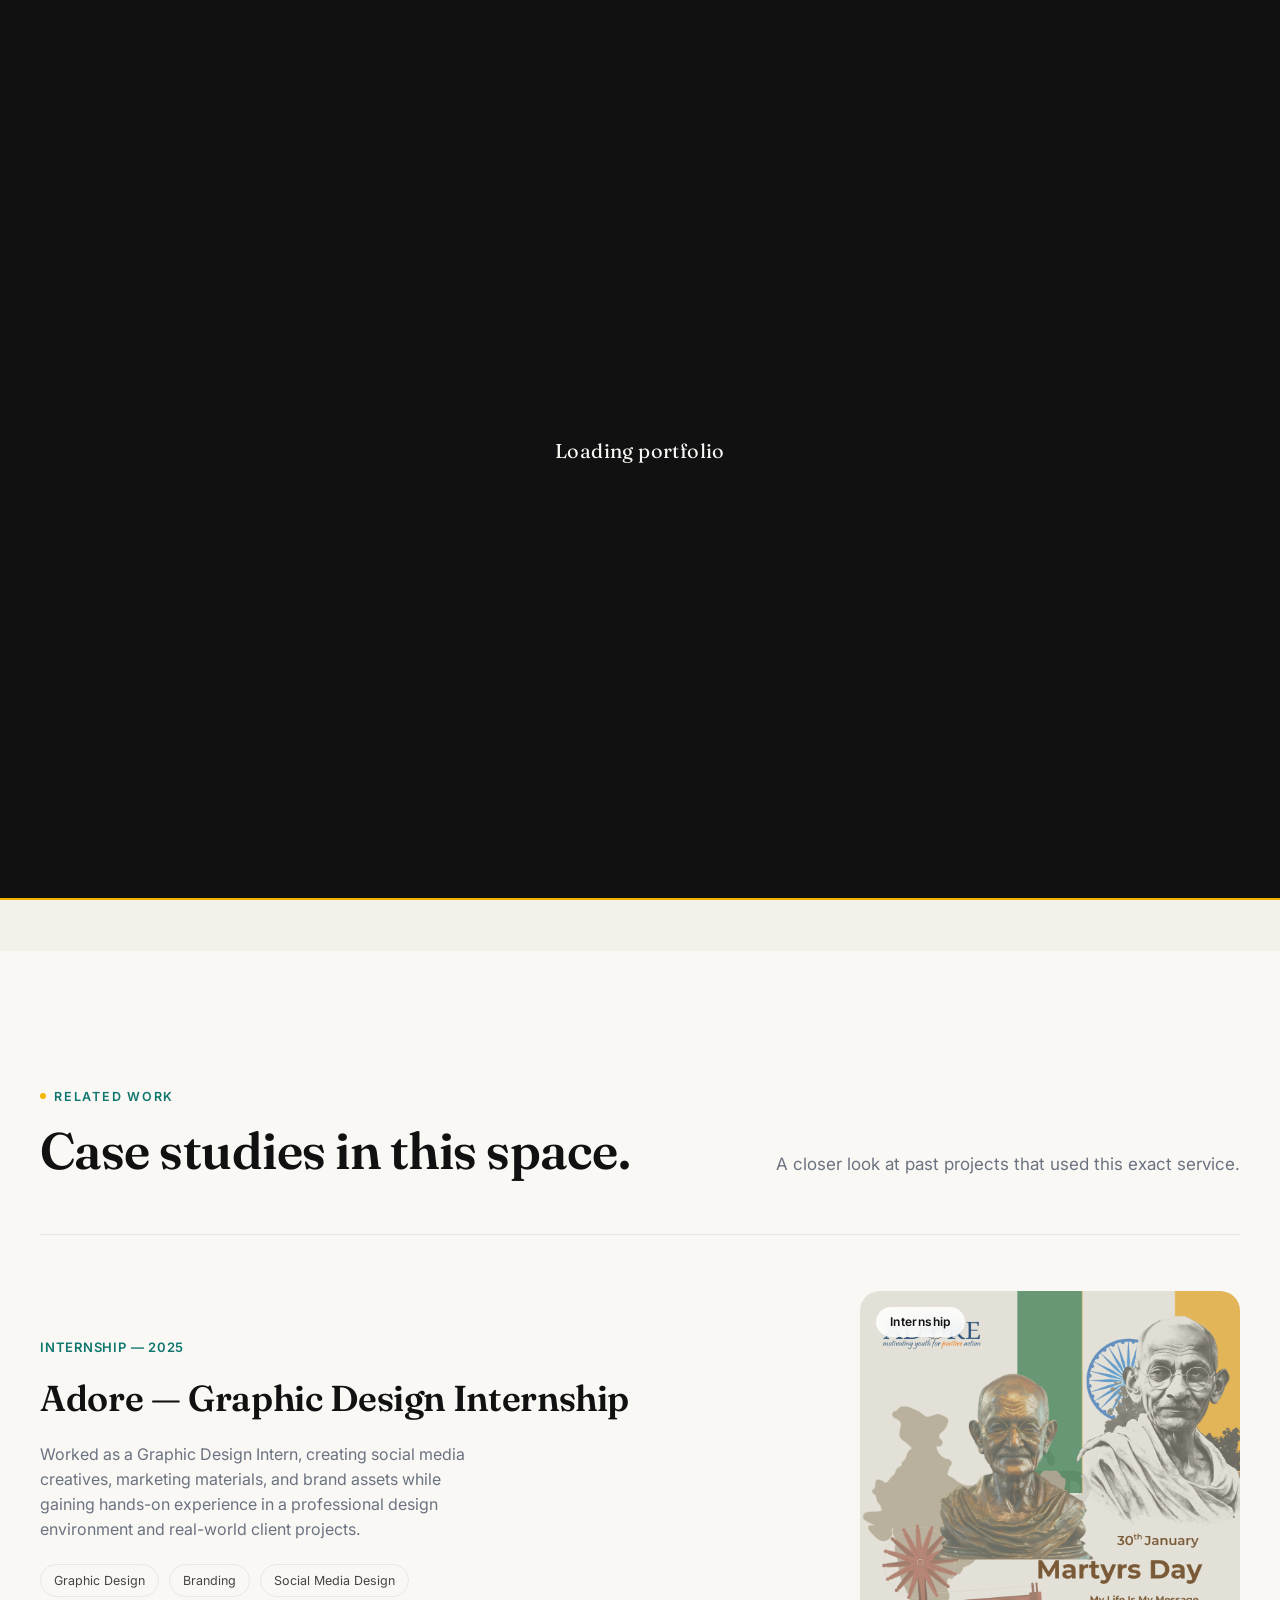
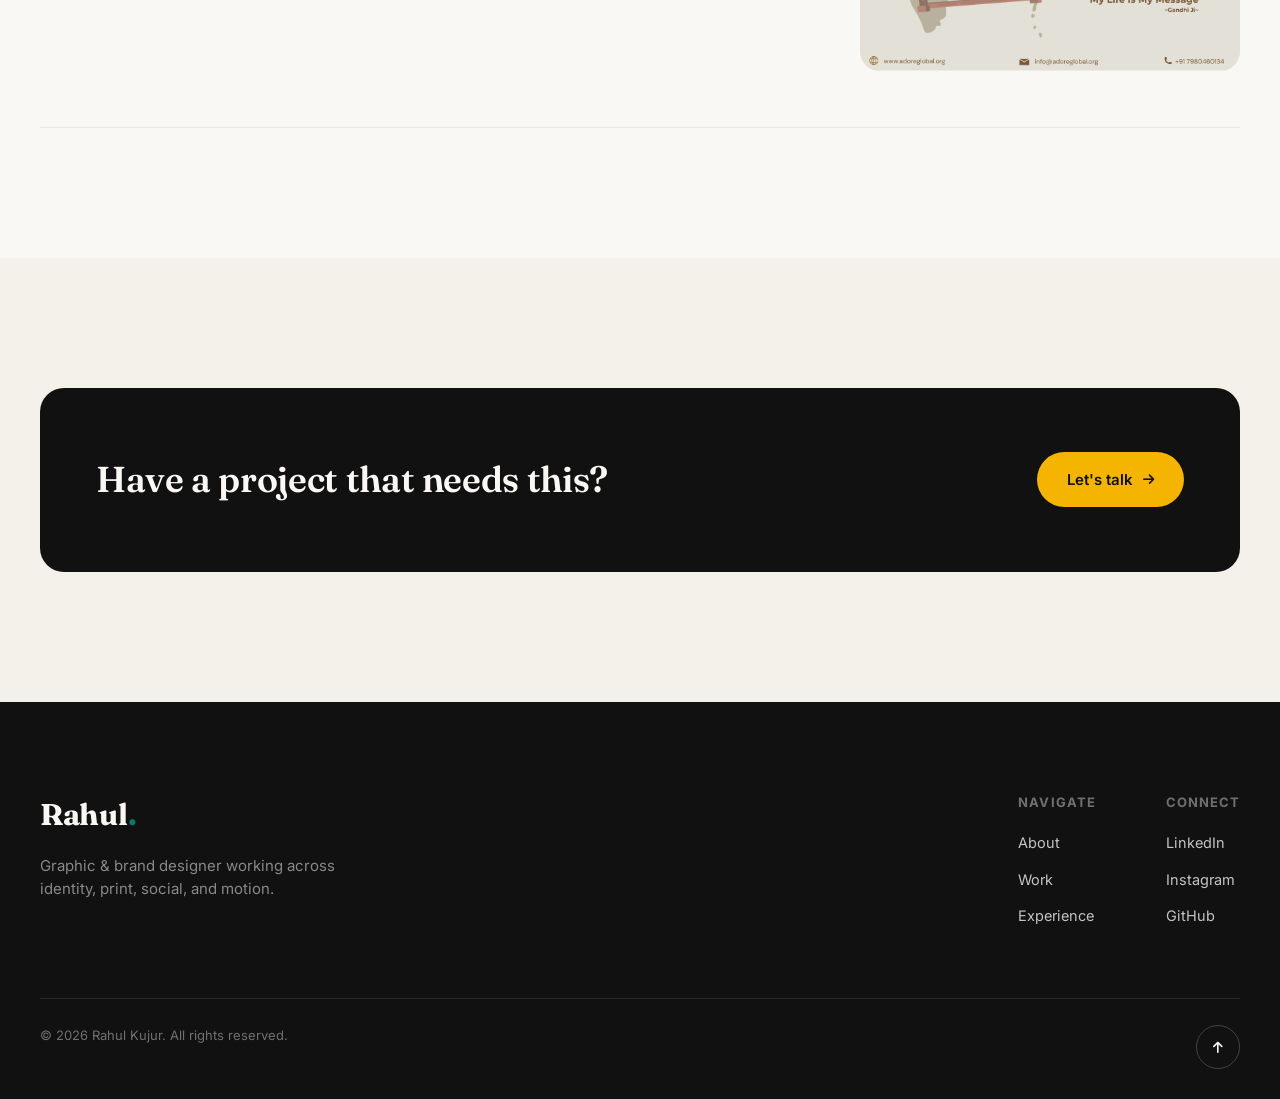
<file: services/logo-design.html>
<!DOCTYPE html>
<html lang="en">
<head>
<meta charset="UTF-8">
<meta name="viewport" content="width=device-width, initial-scale=1.0">
<title>Logo Design — Rahul Kujur</title>
<meta name="description" content="Logo Design services by Rahul Kujur — A mark that's distinct at a glance and still legible at 16 pixels — designed to age well, not just launch well.">

<link rel="preconnect" href="https://fonts.googleapis.com">
<link rel="preconnect" href="https://fonts.gstatic.com" crossorigin>
<link href="https://fonts.googleapis.com/css2?family=Inter:wght@400;500;600&family=Fraunces:opsz,wght@9..144,400;9..144,500;9..144,600;9..144,700&display=swap" rel="stylesheet">
<link rel="stylesheet" href="https://cdnjs.cloudflare.com/ajax/libs/font-awesome/6.5.1/css/all.min.css">

<link rel="stylesheet" href="../css/style.css">
<link rel="stylesheet" href="../css/service.css">
</head>
<body>

<div id="preloader"><span>Loading portfolio</span><div class="pl-bar" id="plbar"></div></div>

<div id="ink-trail"><svg><path id="ink-path" d="M2.5,0 L2.5,3000"/></svg></div>
<div class="cursor-dot" id="cdot"></div>
<div class="cursor-ring" id="cring"></div>

<header id="siteHeader">
  <div class="wrap">
    <a href="../index.html#home" class="logo">Rahul<span>.</span></a>
    <nav>
      <ul>
        <li><a href="../index.html#about">About</a></li>
        <li><a href="../index.html#services">Services</a></li>
        <li><a href="../index.html#work">Work</a></li>
        <li><a href="../index.html#experience">Experience</a></li>
        <li><a href="../index.html#testimonials">Testimonials</a></li>
        <li><a href="../index.html#contact">Contact</a></li>
      </ul>
    </nav>
    <div class="nav-cta">
      <a href="#" class="btn btn-ghost magnetic"><i class="fa-solid fa-arrow-down"></i> Resume</a>
      <a href="../index.html#contact" class="btn btn-primary magnetic">Let's talk</a>
    </div>
    <button class="burger" id="burger"><span></span></button>
  </div>
</header>

<div class="mobile-menu" id="mobileMenu">
  <ul>
    <li><a href="../index.html#about">About</a></li>
    <li><a href="../index.html#services">Services</a></li>
    <li><a href="../index.html#work">Work</a></li>
    <li><a href="../index.html#experience">Experience</a></li>
    <li><a href="../index.html#testimonials">Testimonials</a></li>
    <li><a href="../index.html#contact">Contact</a></li>
  </ul>
</div>

<main id="top">
<div class="wrap">
  <div class="svc-breadcrumb">
    <a href="../index.html#services">Services</a> <i class="fa-solid fa-chevron-right"></i> <span class="current">Logo Design</span>
  </div>
</div>

<section class="svc-hero">
  <div class="wrap">
    <div class="svc-hero-grid">
      <div class="rv">
        <div class="svc-num-badge">02</div>
        <div class="eyebrow">Service</div>
        <h1>Logo Design</h1>
      </div>
      <p class="svc-hero-sub rv">A mark that's distinct at a glance and still legible at 16 pixels — designed to age well, not just launch well.</p>
    </div>
  </div>
</section>

<section class="svc-included pad alt">
  <div class="wrap">
    <div class="section-head rv">
      <div><div class="eyebrow">What's Included</div><h2 class="section-title">How it comes together.</h2></div>
    </div>
    <div class="svc-included-grid rv">
      <div class="svc-included-item">
        <i class="fa-solid fa-pencil"></i>
        <div>
          <h4>Concept sketches</h4>
          <p>Multiple directions explored on paper before anything touches a screen.</p>
        </div>
      </div>
      <div class="svc-included-item">
        <i class="fa-solid fa-vector-square"></i>
        <div>
          <h4>Vector refinement</h4>
          <p>Clean, scalable artwork that holds up from a favicon to a storefront sign.</p>
        </div>
      </div>
      <div class="svc-included-item">
        <i class="fa-solid fa-layer-group"></i>
        <div>
          <h4>Lockups & variations</h4>
          <p>Horizontal, stacked, and icon-only versions for different formats.</p>
        </div>
      </div>
      <div class="svc-included-item">
        <i class="fa-solid fa-file-export"></i>
        <div>
          <h4>Final file package</h4>
          <p>Every format you'll actually need — SVG, PNG, and print-ready files.</p>
        </div>
      </div>
    </div>
  </div>
</section>

<section class="pad" id="svc-work">
  <div class="wrap">
    <div class="section-head svc-work-head rv">
      <div><div class="eyebrow">Related Work</div><h2 class="section-title">Case studies in this space.</h2></div>
      <p class="section-sub">A closer look at past projects that used this exact service.</p>
    </div>
    <div class="project-row rv reverse">
      <div class="project-media proj-carousel">
        <span class="tag-float">Internship</span>
        <div class="glyph"><i class="fa-solid fa-mug-hot"></i></div>
        <div class="proj-slide active" style="background-image:url('../assets/kaffa-1.png');"></div>
        <div class="proj-slide" style="background-image:url('../assets/kaffa-2.png');"></div>
        <div class="proj-slide" style="background-image:url('../assets/kaffa-3.png');"></div>
        <div class="proj-slide" style="background-image:url('../assets/kaffa-4.png');"></div>
        <div class="proj-slide" style="background-image:url('../assets/kaffa-5.png');"></div>
        <div class="proj-slide" style="background-image:url('../assets/kaffa-6.png');"></div>
        <div class="proj-slide" style="background-image:url('../assets/kaffa-7.png');"></div>
      </div>
      <div class="project-info">
        <div class="project-cat">Internship — 2025</div>
        <h3>Adore — Graphic Design Internship</h3>
        <p>Worked as a Graphic Design Intern, creating social media creatives, marketing materials, and brand assets while gaining hands-on experience in a professional design environment and real-world client projects.</p>
        <div class="tags"><span>Graphic Design</span><span>Branding</span><span>Social Media Design</span></div>
      </div>
    </div>
  </div>
</section>

<section class="pad alt">
  <div class="wrap">
    <div class="svc-cta rv">
      <h2>Have a project that needs this?</h2>
      <a href="../index.html#contact" class="btn btn-primary magnetic">Let's talk <i class="fa-solid fa-arrow-right"></i></a>
    </div>
  </div>
</section>
</main>

<footer>
  <div class="wrap">
    <div class="footer-top">
      <div class="footer-brand">
        <a href="../index.html#home" class="logo">Rahul<span>.</span></a>
        <p>Graphic &amp; brand designer working across identity, print, social, and motion.</p>
      </div>
      <div class="footer-cols">
        <div>
          <h5>Navigate</h5>
          <ul>
            <li><a href="../index.html#about">About</a></li>
            <li><a href="../index.html#work">Work</a></li>
            <li><a href="../index.html#experience">Experience</a></li>
          </ul>
        </div>
        <div>
          <h5>Connect</h5>
          <ul>
          <li><a href="https://www.linkedin.com/in/rahul-kujur-382a73257" target="_blank" rel="noopener">LinkedIn</a></li>
          <li><a href="https://www.instagram.com/essencebyrahul" target="_blank" rel="noopener">Instagram</a></li>
          <li><a href="https://github.com/Zeth88" target="_blank" rel="noopener">GitHub</a></li>
          </ul>
        </div>
      </div>
    </div>
    <div class="footer-bottom">
      <span>© 2026 Rahul Kujur. All rights reserved.</span>
      <a href="#top" class="back-top"><i class="fa-solid fa-arrow-up"></i></a>
    </div>
  </div>
</footer>

<script src="../js/service.js"></script>
</body>
</html>
</file>
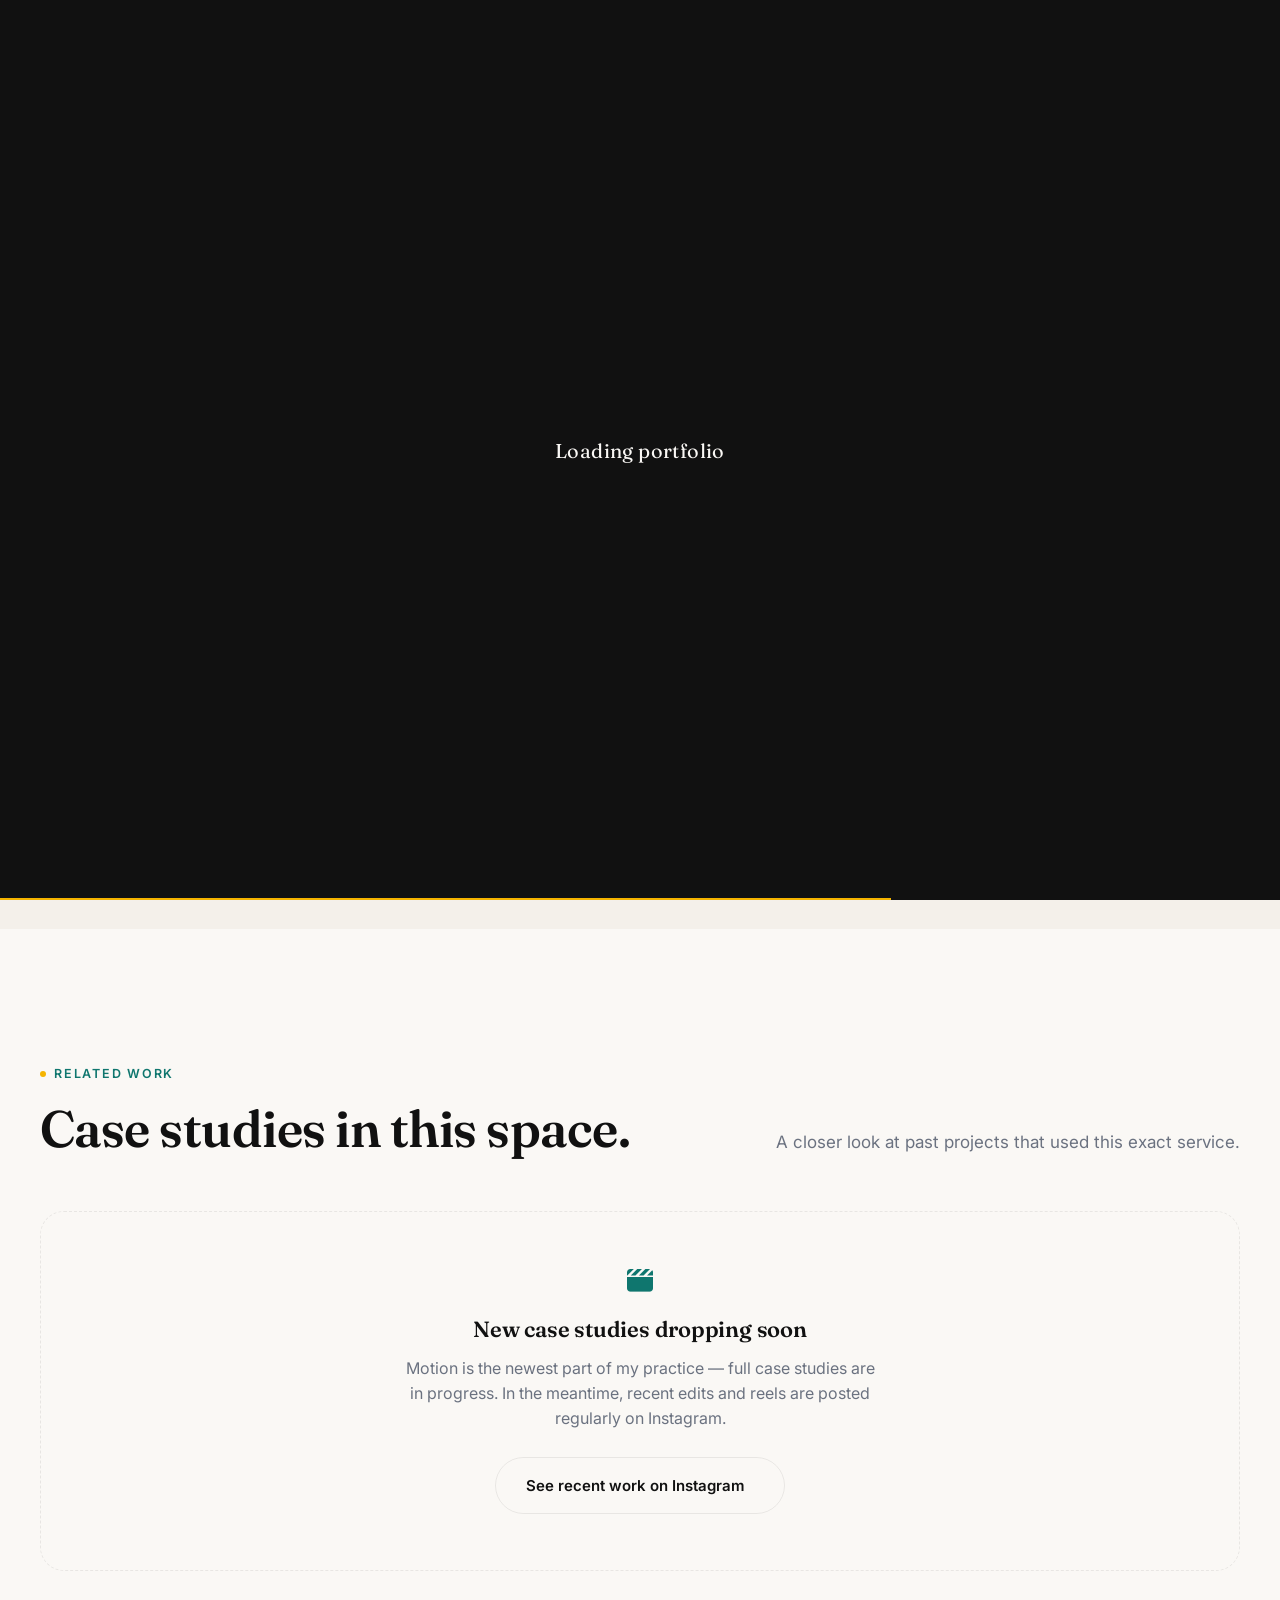
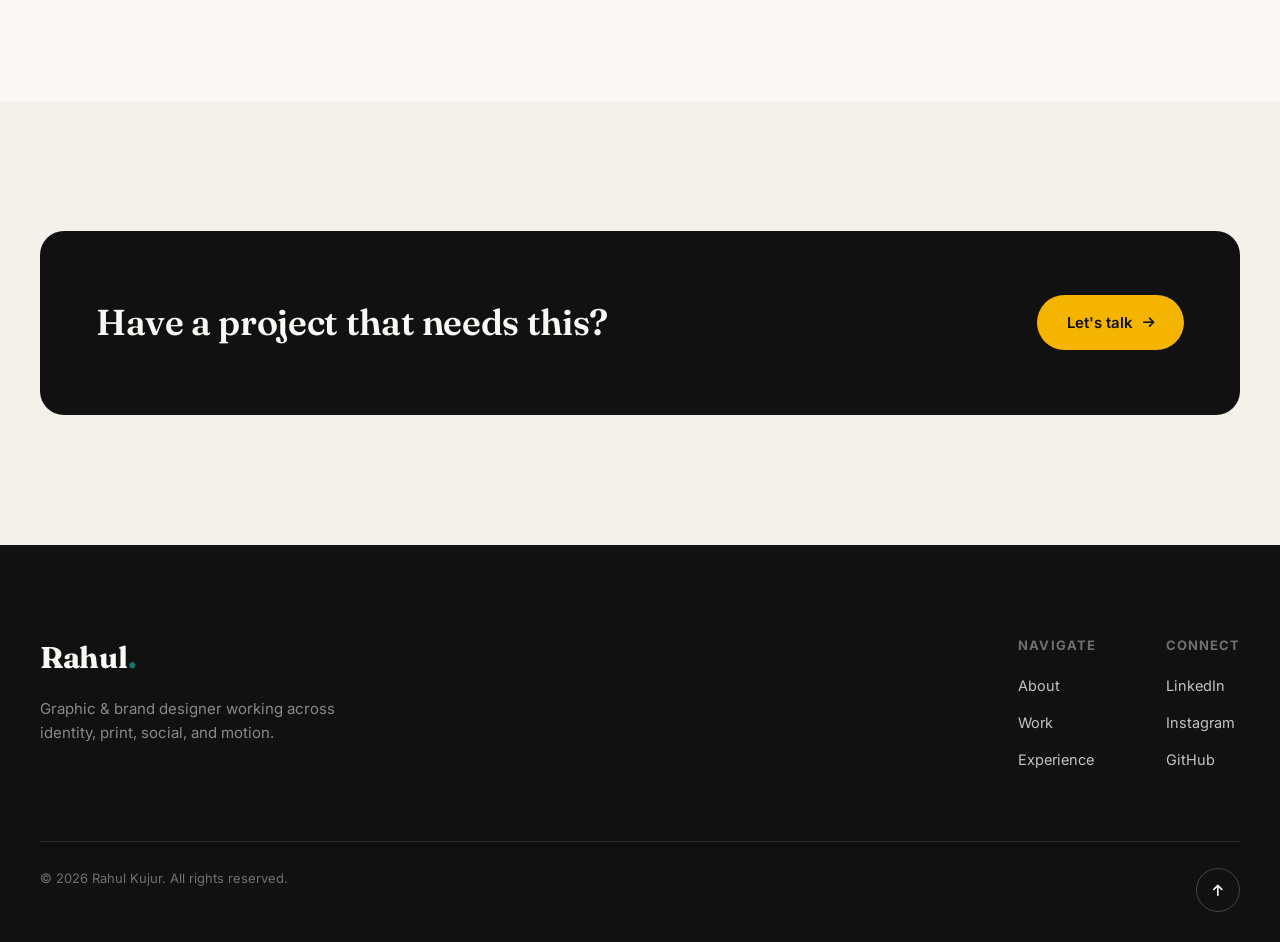
<file: services/motion-graphics.html>
<!DOCTYPE html>
<html lang="en">
<head>
<meta charset="UTF-8">
<meta name="viewport" content="width=device-width, initial-scale=1.0">
<title>Motion Graphics — Rahul Kujur</title>
<meta name="description" content="Motion Graphics services by Rahul Kujur — Animation and edit work that gives static brand assets a pulse — reels, promos, and launch videos.">

<link rel="preconnect" href="https://fonts.googleapis.com">
<link rel="preconnect" href="https://fonts.gstatic.com" crossorigin>
<link href="https://fonts.googleapis.com/css2?family=Inter:wght@400;500;600&family=Fraunces:opsz,wght@9..144,400;9..144,500;9..144,600;9..144,700&display=swap" rel="stylesheet">
<link rel="stylesheet" href="https://cdnjs.cloudflare.com/ajax/libs/font-awesome/6.5.1/css/all.min.css">

<link rel="stylesheet" href="../css/style.css">
<link rel="stylesheet" href="../css/service.css">
</head>
<body>

<div id="preloader"><span>Loading portfolio</span><div class="pl-bar" id="plbar"></div></div>

<div id="ink-trail"><svg><path id="ink-path" d="M2.5,0 L2.5,3000"/></svg></div>
<div class="cursor-dot" id="cdot"></div>
<div class="cursor-ring" id="cring"></div>

<header id="siteHeader">
  <div class="wrap">
    <a href="../index.html#home" class="logo">Rahul<span>.</span></a>
    <nav>
      <ul>
        <li><a href="../index.html#about">About</a></li>
        <li><a href="../index.html#services">Services</a></li>
        <li><a href="../index.html#work">Work</a></li>
        <li><a href="../index.html#experience">Experience</a></li>
        <li><a href="../index.html#testimonials">Testimonials</a></li>
        <li><a href="../index.html#contact">Contact</a></li>
      </ul>
    </nav>
    <div class="nav-cta">
      <a href="#" class="btn btn-ghost magnetic"><i class="fa-solid fa-arrow-down"></i> Resume</a>
      <a href="../index.html#contact" class="btn btn-primary magnetic">Let's talk</a>
    </div>
    <button class="burger" id="burger"><span></span></button>
  </div>
</header>

<div class="mobile-menu" id="mobileMenu">
  <ul>
    <li><a href="../index.html#about">About</a></li>
    <li><a href="../index.html#services">Services</a></li>
    <li><a href="../index.html#work">Work</a></li>
    <li><a href="../index.html#experience">Experience</a></li>
    <li><a href="../index.html#testimonials">Testimonials</a></li>
    <li><a href="../index.html#contact">Contact</a></li>
  </ul>
</div>

<main id="top">
<div class="wrap">
  <div class="svc-breadcrumb">
    <a href="../index.html#services">Services</a> <i class="fa-solid fa-chevron-right"></i> <span class="current">Motion Graphics</span>
  </div>
</div>

<section class="svc-hero">
  <div class="wrap">
    <div class="svc-hero-grid">
      <div class="rv">
        <div class="svc-num-badge">04</div>
        <div class="eyebrow">Service</div>
        <h1>Motion Graphics</h1>
      </div>
      <p class="svc-hero-sub rv">Animation and edit work that gives static brand assets a pulse — reels, promos, and launch videos.</p>
    </div>
  </div>
</section>

<section class="svc-included pad alt">
  <div class="wrap">
    <div class="section-head rv">
      <div><div class="eyebrow">What's Included</div><h2 class="section-title">How it comes together.</h2></div>
    </div>
    <div class="svc-included-grid rv">
      <div class="svc-included-item">
        <i class="fa-solid fa-wand-magic-sparkles"></i>
        <div>
          <h4>Animated logo & stings</h4>
          <p>A short, branded intro or outro for videos and reels.</p>
        </div>
      </div>
      <div class="svc-included-item">
        <i class="fa-solid fa-clapperboard"></i>
        <div>
          <h4>Promo & reel editing</h4>
          <p>Edited footage with pacing, captions, and sound design.</p>
        </div>
      </div>
      <div class="svc-included-item">
        <i class="fa-solid fa-wave-square"></i>
        <div>
          <h4>Motion for social</h4>
          <p>Short-form animated posts built for Instagram and Reels.</p>
        </div>
      </div>
      <div class="svc-included-item">
        <i class="fa-solid fa-sliders"></i>
        <div>
          <h4>Revisions</h4>
          <p>Rounds of feedback built into the process, not billed as extras.</p>
        </div>
      </div>
    </div>
  </div>
</section>

<section class="pad" id="svc-work">
  <div class="wrap">
    <div class="section-head svc-work-head rv">
      <div><div class="eyebrow">Related Work</div><h2 class="section-title">Case studies in this space.</h2></div>
      <p class="section-sub">A closer look at past projects that used this exact service.</p>
    </div>
    <div class="svc-empty-work rv">
      <i class="fa-solid fa-clapperboard"></i>
      <h3>New case studies dropping soon</h3>
      <p>Motion is the newest part of my practice — full case studies are in progress. In the meantime, recent edits and reels are posted regularly on Instagram.</p>
      <a href="https://www.instagram.com/essencebyrahul" target="_blank" rel="noopener" class="btn btn-ghost magnetic">See recent work on Instagram <i class="fa-solid fa-arrow-up-right"></i></a>
    </div>
  </div>
</section>

<section class="pad alt">
  <div class="wrap">
    <div class="svc-cta rv">
      <h2>Have a project that needs this?</h2>
      <a href="../index.html#contact" class="btn btn-primary magnetic">Let's talk <i class="fa-solid fa-arrow-right"></i></a>
    </div>
  </div>
</section>
</main>

<footer>
  <div class="wrap">
    <div class="footer-top">
      <div class="footer-brand">
        <a href="../index.html#home" class="logo">Rahul<span>.</span></a>
        <p>Graphic &amp; brand designer working across identity, print, social, and motion.</p>
      </div>
      <div class="footer-cols">
        <div>
          <h5>Navigate</h5>
          <ul>
            <li><a href="../index.html#about">About</a></li>
            <li><a href="../index.html#work">Work</a></li>
            <li><a href="../index.html#experience">Experience</a></li>
          </ul>
        </div>
        <div>
          <h5>Connect</h5>
          <ul>
          <li><a href="https://www.linkedin.com/in/rahul-kujur-382a73257" target="_blank" rel="noopener">LinkedIn</a></li>
          <li><a href="https://www.instagram.com/essencebyrahul" target="_blank" rel="noopener">Instagram</a></li>
          <li><a href="https://github.com/Zeth88" target="_blank" rel="noopener">GitHub</a></li>
          </ul>
        </div>
      </div>
    </div>
    <div class="footer-bottom">
      <span>© 2026 Rahul Kujur. All rights reserved.</span>
      <a href="#top" class="back-top"><i class="fa-solid fa-arrow-up"></i></a>
    </div>
  </div>
</footer>

<script src="../js/service.js"></script>
</body>
</html>
</file>
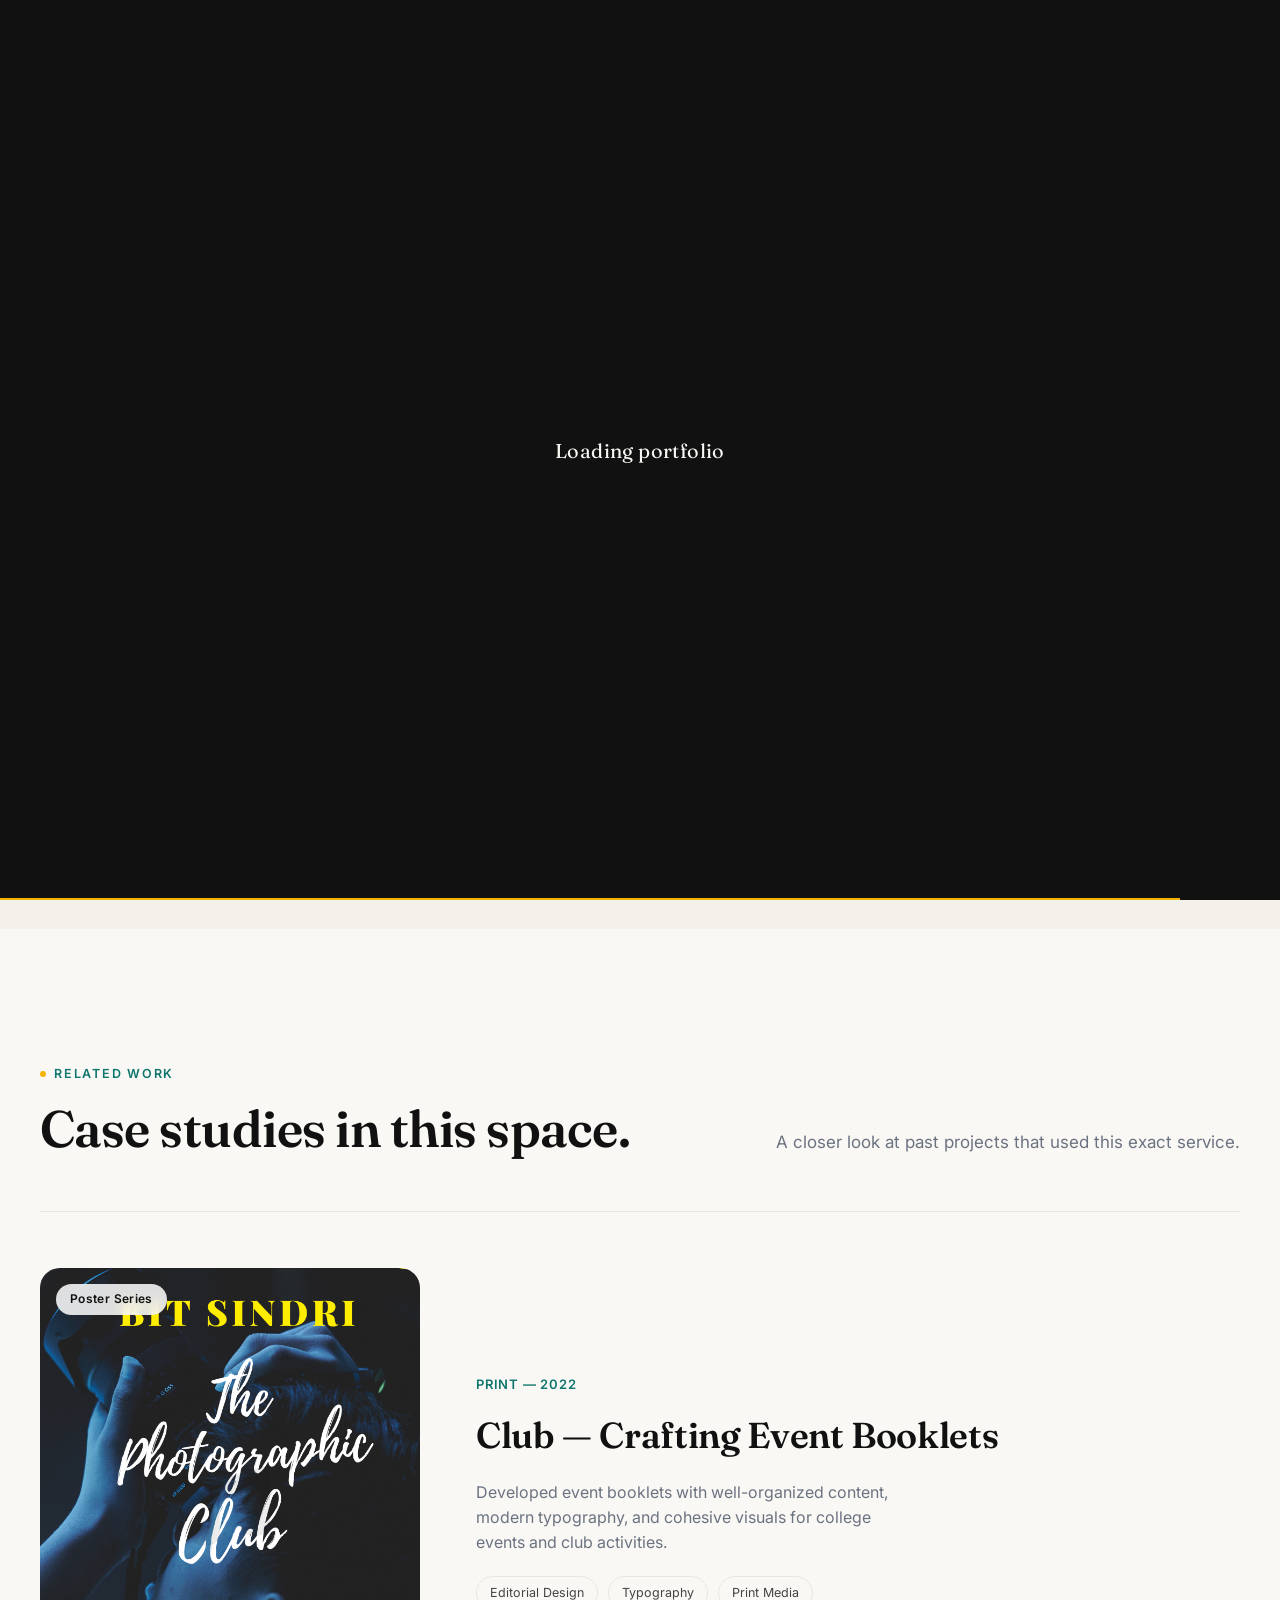
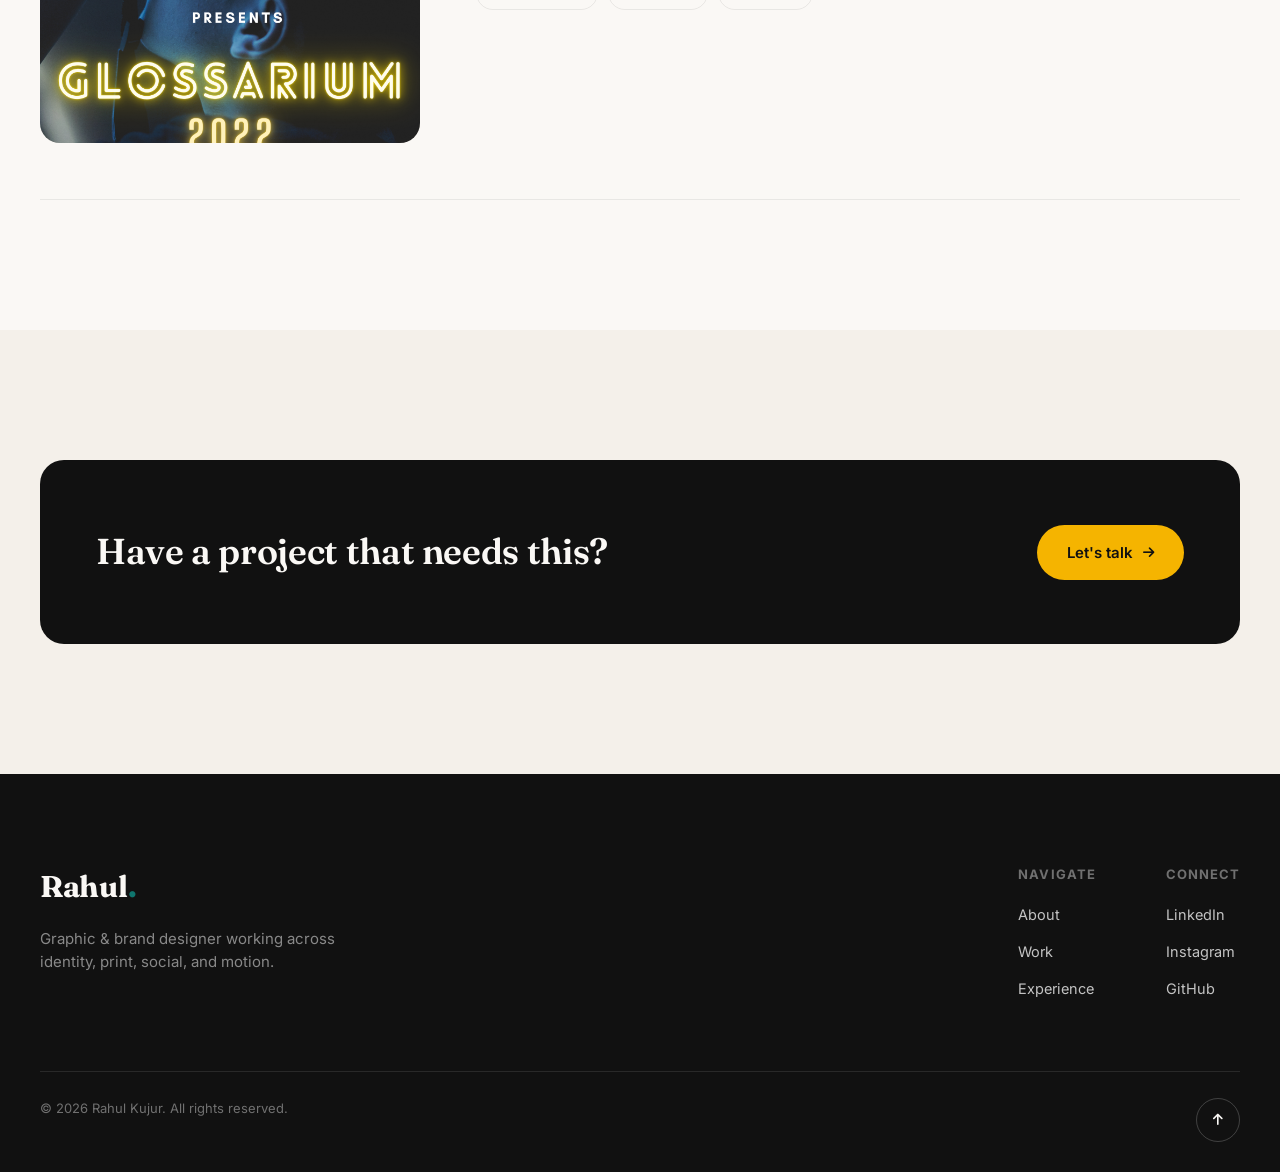
<file: services/print-design.html>
<!DOCTYPE html>
<html lang="en">
<head>
<meta charset="UTF-8">
<meta name="viewport" content="width=device-width, initial-scale=1.0">
<title>Print Design — Rahul Kujur</title>
<meta name="description" content="Print Design services by Rahul Kujur — Flyers, brochures, posters, and packaging designed to work as well on paper as they do on a screen.">

<link rel="preconnect" href="https://fonts.googleapis.com">
<link rel="preconnect" href="https://fonts.gstatic.com" crossorigin>
<link href="https://fonts.googleapis.com/css2?family=Inter:wght@400;500;600&family=Fraunces:opsz,wght@9..144,400;9..144,500;9..144,600;9..144,700&display=swap" rel="stylesheet">
<link rel="stylesheet" href="https://cdnjs.cloudflare.com/ajax/libs/font-awesome/6.5.1/css/all.min.css">

<link rel="stylesheet" href="../css/style.css">
<link rel="stylesheet" href="../css/service.css">
</head>
<body>

<div id="preloader"><span>Loading portfolio</span><div class="pl-bar" id="plbar"></div></div>

<div id="ink-trail"><svg><path id="ink-path" d="M2.5,0 L2.5,3000"/></svg></div>
<div class="cursor-dot" id="cdot"></div>
<div class="cursor-ring" id="cring"></div>

<header id="siteHeader">
  <div class="wrap">
    <a href="../index.html#home" class="logo">Rahul<span>.</span></a>
    <nav>
      <ul>
        <li><a href="../index.html#about">About</a></li>
        <li><a href="../index.html#services">Services</a></li>
        <li><a href="../index.html#work">Work</a></li>
        <li><a href="../index.html#experience">Experience</a></li>
        <li><a href="../index.html#testimonials">Testimonials</a></li>
        <li><a href="../index.html#contact">Contact</a></li>
      </ul>
    </nav>
    <div class="nav-cta">
      <a href="#" class="btn btn-ghost magnetic"><i class="fa-solid fa-arrow-down"></i> Resume</a>
      <a href="../index.html#contact" class="btn btn-primary magnetic">Let's talk</a>
    </div>
    <button class="burger" id="burger"><span></span></button>
  </div>
</header>

<div class="mobile-menu" id="mobileMenu">
  <ul>
    <li><a href="../index.html#about">About</a></li>
    <li><a href="../index.html#services">Services</a></li>
    <li><a href="../index.html#work">Work</a></li>
    <li><a href="../index.html#experience">Experience</a></li>
    <li><a href="../index.html#testimonials">Testimonials</a></li>
    <li><a href="../index.html#contact">Contact</a></li>
  </ul>
</div>

<main id="top">
<div class="wrap">
  <div class="svc-breadcrumb">
    <a href="../index.html#services">Services</a> <i class="fa-solid fa-chevron-right"></i> <span class="current">Print Design</span>
  </div>
</div>

<section class="svc-hero">
  <div class="wrap">
    <div class="svc-hero-grid">
      <div class="rv">
        <div class="svc-num-badge">05</div>
        <div class="eyebrow">Service</div>
        <h1>Print Design</h1>
      </div>
      <p class="svc-hero-sub rv">Flyers, brochures, posters, and packaging designed to work as well on paper as they do on a screen.</p>
    </div>
  </div>
</section>

<section class="svc-included pad alt">
  <div class="wrap">
    <div class="section-head rv">
      <div><div class="eyebrow">What's Included</div><h2 class="section-title">How it comes together.</h2></div>
    </div>
    <div class="svc-included-grid rv">
      <div class="svc-included-item">
        <i class="fa-solid fa-note-sticky"></i>
        <div>
          <h4>Flyers & posters</h4>
          <p>Single-sheet designs built for one clear message, read at a glance.</p>
        </div>
      </div>
      <div class="svc-included-item">
        <i class="fa-solid fa-book"></i>
        <div>
          <h4>Brochures & booklets</h4>
          <p>Multi-page layouts with organized content and consistent typography.</p>
        </div>
      </div>
      <div class="svc-included-item">
        <i class="fa-solid fa-id-card"></i>
        <div>
          <h4>Business cards & stationery</h4>
          <p>The small physical touchpoints that carry a brand day to day.</p>
        </div>
      </div>
      <div class="svc-included-item">
        <i class="fa-solid fa-box-open"></i>
        <div>
          <h4>Packaging</h4>
          <p>Print-ready packaging design, from concept through production files.</p>
        </div>
      </div>
    </div>
  </div>
</section>

<section class="pad" id="svc-work">
  <div class="wrap">
    <div class="section-head svc-work-head rv">
      <div><div class="eyebrow">Related Work</div><h2 class="section-title">Case studies in this space.</h2></div>
      <p class="section-sub">A closer look at past projects that used this exact service.</p>
    </div>
    <div class="project-row rv">
      <div class="project-media proj-carousel ratio-portrait">
        <span class="tag-float">Poster Series</span>
        <div class="glyph"><i class="fa-solid fa-music"></i></div>
        <div class="proj-slide active" style="background-image:url('../assets/northline-1.png');"></div>
        <div class="proj-slide" style="background-image:url('../assets/northline-2.png');"></div>
        <div class="proj-slide" style="background-image:url('../assets/northline-3.png');"></div>
        <div class="proj-slide" style="background-image:url('../assets/northline-4.png');"></div>
        <div class="proj-slide" style="background-image:url('../assets/northline-5.png');"></div>
      </div>
      <div class="project-info">
        <div class="project-cat">Print — 2022</div>
        <h3>Club — Crafting Event Booklets</h3>
        <p>Developed event booklets with well-organized content, modern typography, and cohesive visuals for college events and club activities.</p>
        <div class="tags"><span>Editorial Design</span><span>Typography</span><span>Print Media</span></div>
      </div>
    </div>
  </div>
</section>

<section class="pad alt">
  <div class="wrap">
    <div class="svc-cta rv">
      <h2>Have a project that needs this?</h2>
      <a href="../index.html#contact" class="btn btn-primary magnetic">Let's talk <i class="fa-solid fa-arrow-right"></i></a>
    </div>
  </div>
</section>
</main>

<footer>
  <div class="wrap">
    <div class="footer-top">
      <div class="footer-brand">
        <a href="../index.html#home" class="logo">Rahul<span>.</span></a>
        <p>Graphic &amp; brand designer working across identity, print, social, and motion.</p>
      </div>
      <div class="footer-cols">
        <div>
          <h5>Navigate</h5>
          <ul>
            <li><a href="../index.html#about">About</a></li>
            <li><a href="../index.html#work">Work</a></li>
            <li><a href="../index.html#experience">Experience</a></li>
          </ul>
        </div>
        <div>
          <h5>Connect</h5>
          <ul>
          <li><a href="https://www.linkedin.com/in/rahul-kujur-382a73257" target="_blank" rel="noopener">LinkedIn</a></li>
          <li><a href="https://www.instagram.com/essencebyrahul" target="_blank" rel="noopener">Instagram</a></li>
          <li><a href="https://github.com/Zeth88" target="_blank" rel="noopener">GitHub</a></li>
          </ul>
        </div>
      </div>
    </div>
    <div class="footer-bottom">
      <span>© 2026 Rahul Kujur. All rights reserved.</span>
      <a href="#top" class="back-top"><i class="fa-solid fa-arrow-up"></i></a>
    </div>
  </div>
</footer>

<script src="../js/service.js"></script>
</body>
</html>
</file>
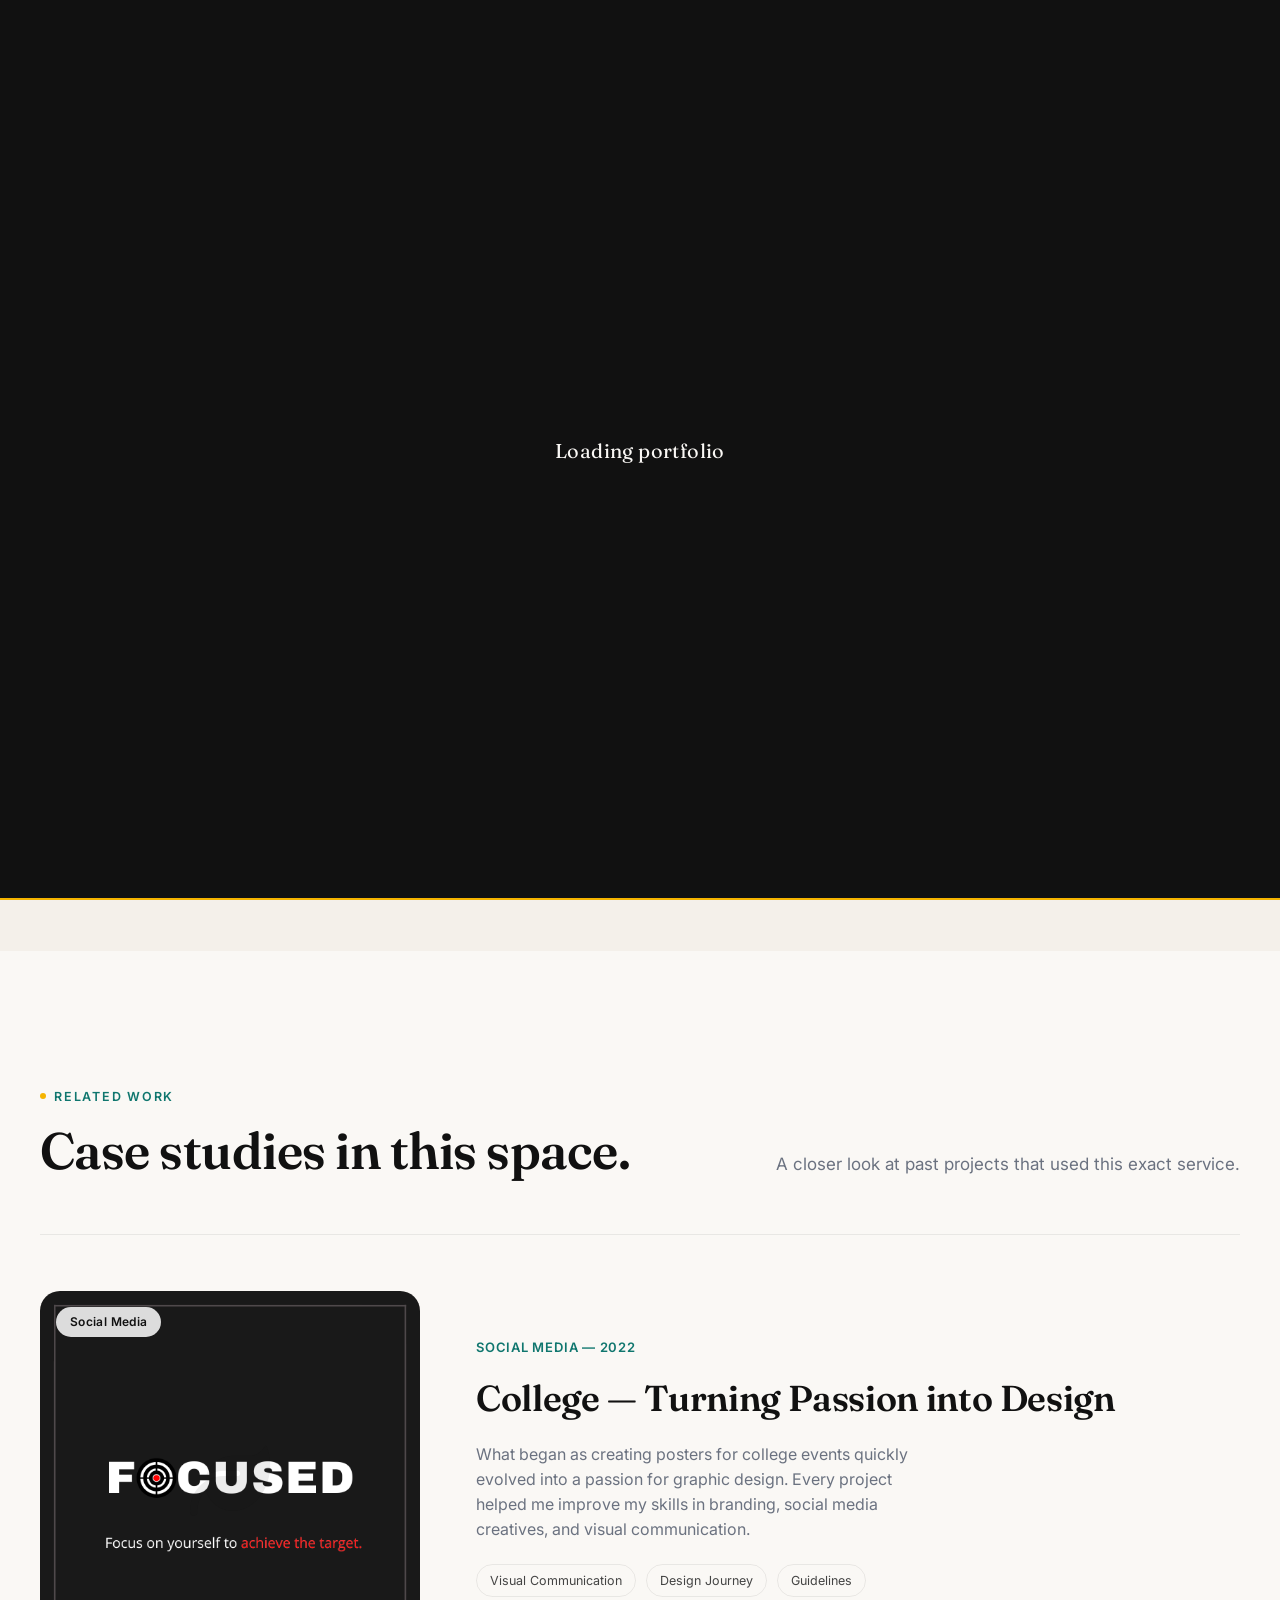
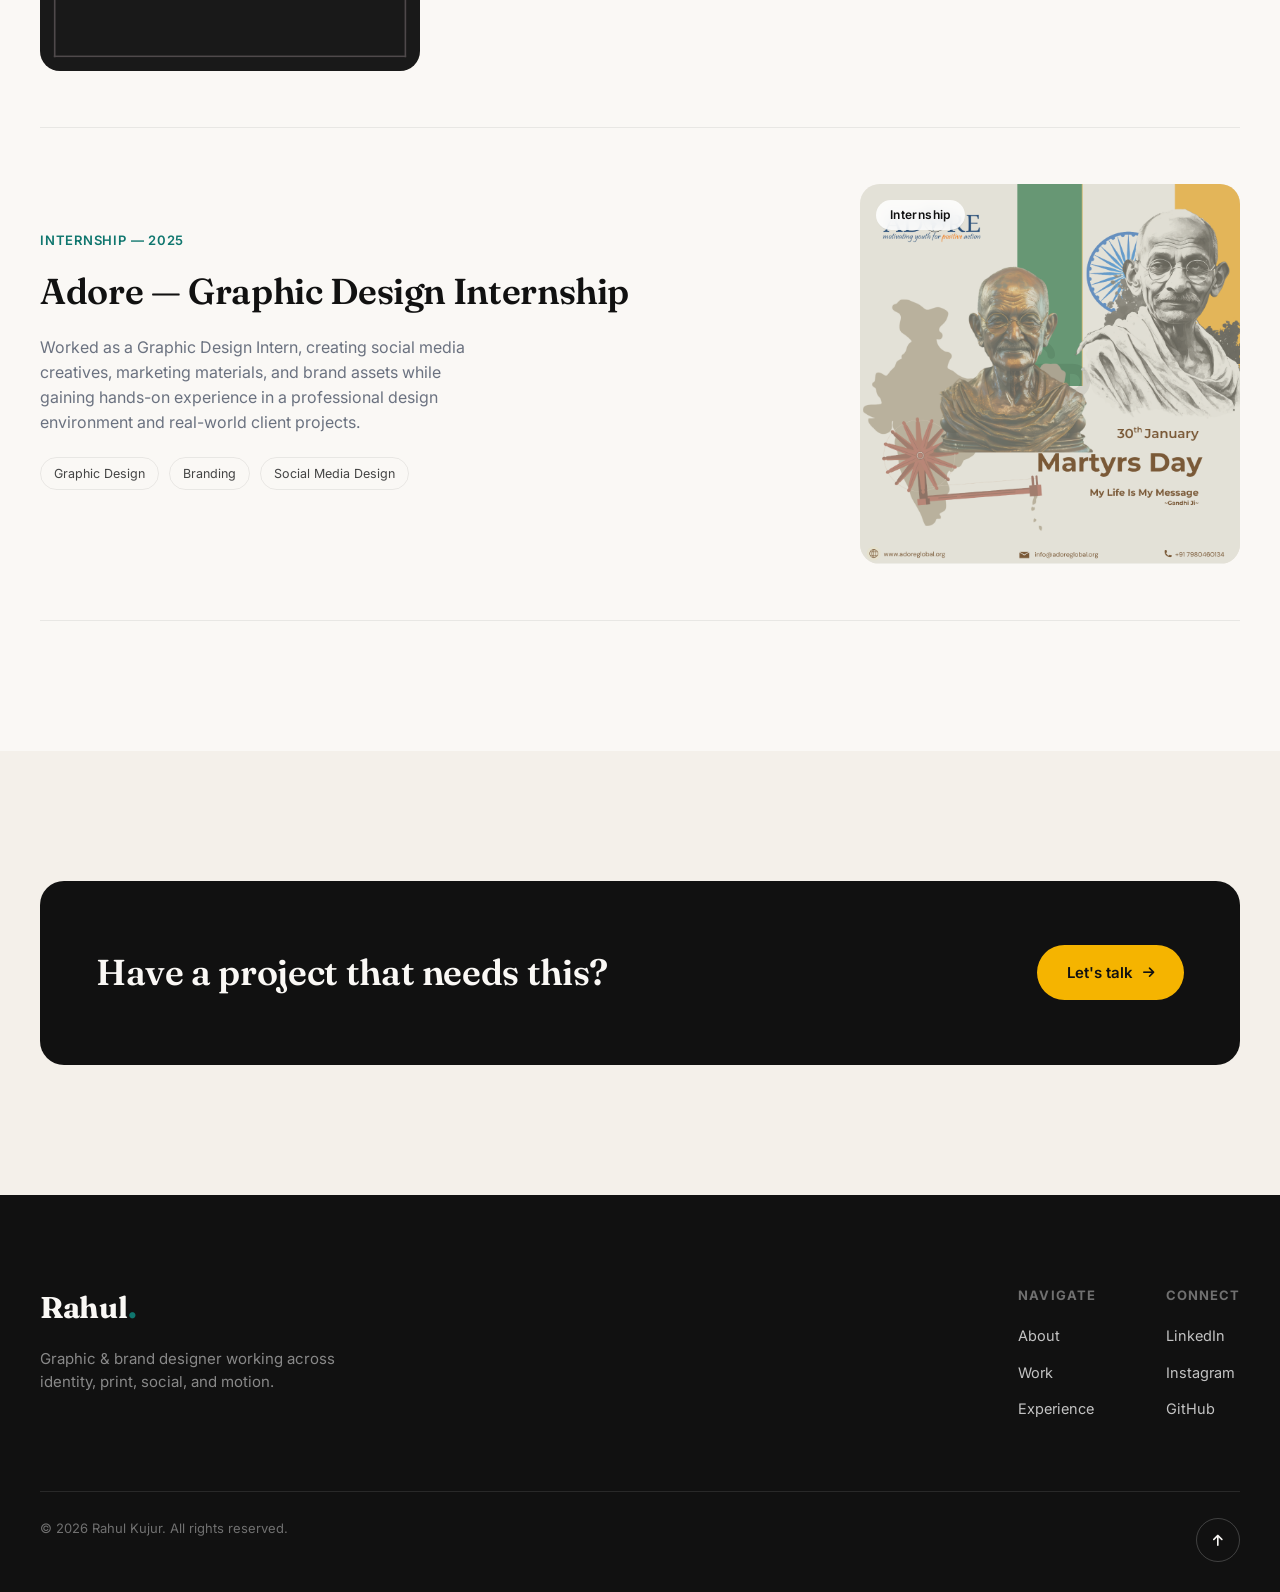
<file: services/social-media.html>
<!DOCTYPE html>
<html lang="en">
<head>
<meta charset="UTF-8">
<meta name="viewport" content="width=device-width, initial-scale=1.0">
<title>Social Media Design — Rahul Kujur</title>
<meta name="description" content="Social Media Design services by Rahul Kujur — Feed-ready creative that keeps a brand looking consistent post after post, campaign after campaign.">

<link rel="preconnect" href="https://fonts.googleapis.com">
<link rel="preconnect" href="https://fonts.gstatic.com" crossorigin>
<link href="https://fonts.googleapis.com/css2?family=Inter:wght@400;500;600&family=Fraunces:opsz,wght@9..144,400;9..144,500;9..144,600;9..144,700&display=swap" rel="stylesheet">
<link rel="stylesheet" href="https://cdnjs.cloudflare.com/ajax/libs/font-awesome/6.5.1/css/all.min.css">

<link rel="stylesheet" href="../css/style.css">
<link rel="stylesheet" href="../css/service.css">
</head>
<body>

<div id="preloader"><span>Loading portfolio</span><div class="pl-bar" id="plbar"></div></div>

<div id="ink-trail"><svg><path id="ink-path" d="M2.5,0 L2.5,3000"/></svg></div>
<div class="cursor-dot" id="cdot"></div>
<div class="cursor-ring" id="cring"></div>

<header id="siteHeader">
  <div class="wrap">
    <a href="../index.html#home" class="logo">Rahul<span>.</span></a>
    <nav>
      <ul>
        <li><a href="../index.html#about">About</a></li>
        <li><a href="../index.html#services">Services</a></li>
        <li><a href="../index.html#work">Work</a></li>
        <li><a href="../index.html#experience">Experience</a></li>
        <li><a href="../index.html#testimonials">Testimonials</a></li>
        <li><a href="../index.html#contact">Contact</a></li>
      </ul>
    </nav>
    <div class="nav-cta">
      <a href="#" class="btn btn-ghost magnetic"><i class="fa-solid fa-arrow-down"></i> Resume</a>
      <a href="../index.html#contact" class="btn btn-primary magnetic">Let's talk</a>
    </div>
    <button class="burger" id="burger"><span></span></button>
  </div>
</header>

<div class="mobile-menu" id="mobileMenu">
  <ul>
    <li><a href="../index.html#about">About</a></li>
    <li><a href="../index.html#services">Services</a></li>
    <li><a href="../index.html#work">Work</a></li>
    <li><a href="../index.html#experience">Experience</a></li>
    <li><a href="../index.html#testimonials">Testimonials</a></li>
    <li><a href="../index.html#contact">Contact</a></li>
  </ul>
</div>

<main id="top">
<div class="wrap">
  <div class="svc-breadcrumb">
    <a href="../index.html#services">Services</a> <i class="fa-solid fa-chevron-right"></i> <span class="current">Social Media Design</span>
  </div>
</div>

<section class="svc-hero">
  <div class="wrap">
    <div class="svc-hero-grid">
      <div class="rv">
        <div class="svc-num-badge">03</div>
        <div class="eyebrow">Service</div>
        <h1>Social Media Design</h1>
      </div>
      <p class="svc-hero-sub rv">Feed-ready creative that keeps a brand looking consistent post after post, campaign after campaign.</p>
    </div>
  </div>
</section>

<section class="svc-included pad alt">
  <div class="wrap">
    <div class="section-head rv">
      <div><div class="eyebrow">What's Included</div><h2 class="section-title">How it comes together.</h2></div>
    </div>
    <div class="svc-included-grid rv">
      <div class="svc-included-item">
        <i class="fa-solid fa-calendar-days"></i>
        <div>
          <h4>Content templates</h4>
          <p>Reusable layouts so new posts stay on-brand without starting from zero.</p>
        </div>
      </div>
      <div class="svc-included-item">
        <i class="fa-solid fa-image"></i>
        <div>
          <h4>Post & story creatives</h4>
          <p>Individual designs for launches, announcements, and everyday content.</p>
        </div>
      </div>
      <div class="svc-included-item">
        <i class="fa-solid fa-bullhorn"></i>
        <div>
          <h4>Campaign sets</h4>
          <p>Coordinated visuals across a full campaign, not one-off graphics.</p>
        </div>
      </div>
      <div class="svc-included-item">
        <i class="fa-solid fa-chart-simple"></i>
        <div>
          <h4>Highlight covers & profile kit</h4>
          <p>The small details that make a profile feel finished.</p>
        </div>
      </div>
    </div>
  </div>
</section>

<section class="pad" id="svc-work">
  <div class="wrap">
    <div class="section-head svc-work-head rv">
      <div><div class="eyebrow">Related Work</div><h2 class="section-title">Case studies in this space.</h2></div>
      <p class="section-sub">A closer look at past projects that used this exact service.</p>
    </div>
    <div class="project-row rv">
      <div class="project-media proj-carousel">
        <span class="tag-float">Social Media</span>
        <div class="glyph"><i class="fa-solid fa-leaf"></i></div>
        <div class="proj-slide active" style="background-image:url('../assets/verdant-1.png');"></div>
        <div class="proj-slide" style="background-image:url('../assets/verdant-2.png');"></div>
        <div class="proj-slide" style="background-image:url('../assets/verdant-3.png');"></div>
        <div class="proj-slide" style="background-image:url('../assets/verdant-4.png');"></div>
      </div>
      <div class="project-info">
        <div class="project-cat">Social Media — 2022</div>
        <h3>College — Turning Passion into Design</h3>
        <p>What began as creating posters for college events quickly evolved into a passion for graphic design. Every project helped me improve my skills in branding, social media creatives, and visual communication.</p>
        <div class="tags"><span>Visual Communication</span><span>Design Journey</span><span>Guidelines</span></div>
      </div>
    </div>
    <div class="project-row rv reverse">
      <div class="project-media proj-carousel">
        <span class="tag-float">Internship</span>
        <div class="glyph"><i class="fa-solid fa-mug-hot"></i></div>
        <div class="proj-slide active" style="background-image:url('../assets/kaffa-1.png');"></div>
        <div class="proj-slide" style="background-image:url('../assets/kaffa-2.png');"></div>
        <div class="proj-slide" style="background-image:url('../assets/kaffa-3.png');"></div>
        <div class="proj-slide" style="background-image:url('../assets/kaffa-4.png');"></div>
        <div class="proj-slide" style="background-image:url('../assets/kaffa-5.png');"></div>
        <div class="proj-slide" style="background-image:url('../assets/kaffa-6.png');"></div>
        <div class="proj-slide" style="background-image:url('../assets/kaffa-7.png');"></div>
      </div>
      <div class="project-info">
        <div class="project-cat">Internship — 2025</div>
        <h3>Adore — Graphic Design Internship</h3>
        <p>Worked as a Graphic Design Intern, creating social media creatives, marketing materials, and brand assets while gaining hands-on experience in a professional design environment and real-world client projects.</p>
        <div class="tags"><span>Graphic Design</span><span>Branding</span><span>Social Media Design</span></div>
      </div>
    </div>
  </div>
</section>

<section class="pad alt">
  <div class="wrap">
    <div class="svc-cta rv">
      <h2>Have a project that needs this?</h2>
      <a href="../index.html#contact" class="btn btn-primary magnetic">Let's talk <i class="fa-solid fa-arrow-right"></i></a>
    </div>
  </div>
</section>
</main>

<footer>
  <div class="wrap">
    <div class="footer-top">
      <div class="footer-brand">
        <a href="../index.html#home" class="logo">Rahul<span>.</span></a>
        <p>Graphic &amp; brand designer working across identity, print, social, and motion.</p>
      </div>
      <div class="footer-cols">
        <div>
          <h5>Navigate</h5>
          <ul>
            <li><a href="../index.html#about">About</a></li>
            <li><a href="../index.html#work">Work</a></li>
            <li><a href="../index.html#experience">Experience</a></li>
          </ul>
        </div>
        <div>
          <h5>Connect</h5>
          <ul>
          <li><a href="https://www.linkedin.com/in/rahul-kujur-382a73257" target="_blank" rel="noopener">LinkedIn</a></li>
          <li><a href="https://www.instagram.com/essencebyrahul" target="_blank" rel="noopener">Instagram</a></li>
          <li><a href="https://github.com/Zeth88" target="_blank" rel="noopener">GitHub</a></li>
          </ul>
        </div>
      </div>
    </div>
    <div class="footer-bottom">
      <span>© 2026 Rahul Kujur. All rights reserved.</span>
      <a href="#top" class="back-top"><i class="fa-solid fa-arrow-up"></i></a>
    </div>
  </div>
</footer>

<script src="../js/service.js"></script>
</body>
</html>
</file>
<file: css/style.css>
/* ============================================================
   TOKENS
   ============================================================ */
:root{
  --bg:#FAF8F5;
  --bg-2:#F4F0EA;
  --teal:#0F766E;
  --teal-dark:#0B5952;
  --gold:#F5B400;
  --ink:#111111;
  --muted:#6B7280;
  --border:rgba(0,0,0,.07);
  --radius:24px;
  --container:1280px;
  --max:1400px;
  --serif:'Fraunces', serif;
  --sans:'Inter', -apple-system, sans-serif;
  --ease:cubic-bezier(.16,.84,.44,1);
}

*{margin:0;padding:0;box-sizing:border-box;}
html{scroll-behavior:smooth;}
body{
  background:var(--bg);
  color:var(--ink);
  font-family:var(--sans);
  font-size:16px;
  line-height:1.55;
  overflow-x:hidden;
  -webkit-font-smoothing:antialiased;
}
img{max-width:100%;display:block;}
a{color:inherit;text-decoration:none;}
button{font-family:inherit;cursor:pointer;border:none;background:none;}
::selection{background:var(--gold);color:var(--ink);}

.wrap{max-width:var(--container);margin:0 auto;padding:0 40px;}
.eyebrow{
  display:inline-flex;align-items:center;gap:8px;
  font-size:12.5px;letter-spacing:.14em;text-transform:uppercase;
  color:var(--teal);font-weight:600;margin-bottom:18px;
}
.eyebrow::before{content:'';width:6px;height:6px;border-radius:50%;background:var(--gold);display:inline-block;}

h1,h2,h3,h4{font-family:var(--serif);font-weight:600;letter-spacing:-.01em;color:var(--ink);}
.section-title{font-size:clamp(32px,4vw,52px);line-height:1.05;font-weight:600;}
.section-sub{color:var(--muted);font-size:17px;max-width:520px;margin-top:14px;font-weight:400;}
.section-head{display:flex;justify-content:space-between;align-items:flex-end;gap:40px;margin-bottom:64px;flex-wrap:wrap;}

section{position:relative;}
.pad{padding:130px 0;}
.alt{background:var(--bg-2);}

/* reveal */
.rv{opacity:0;transform:translateY(28px);transition:opacity .9s var(--ease),transform .9s var(--ease);}
.rv.in{opacity:1;transform:translateY(0);}
.rv-scale{opacity:0;transform:scale(.92);transition:opacity 1s var(--ease),transform 1s var(--ease);}
.rv-scale.in{opacity:1;transform:scale(1);}

/* buttons */
.btn{
  display:inline-flex;align-items:center;gap:10px;
  padding:16px 30px;border-radius:100px;font-weight:600;font-size:15px;
  transition:transform .4s var(--ease), box-shadow .4s var(--ease), background .3s;
  position:relative;isolation:isolate;
}
.btn-primary{background:var(--ink);color:var(--bg);}
.btn-primary:hover{box-shadow:0 14px 30px -8px rgba(17,17,17,.35);}
.btn-ghost{background:transparent;color:var(--ink);border:1.5px solid var(--border);}
.btn-ghost:hover{border-color:var(--ink);}
.btn i{font-size:13px;transition:transform .35s var(--ease);}
.btn:hover i{transform:translateX(4px);}
.magnetic{will-change:transform;}

/* ============================================================
   PRELOADER
   ============================================================ */
#preloader{
  position:fixed;inset:0;background:var(--ink);z-index:9999;
  display:flex;align-items:center;justify-content:center;
  transition:opacity .7s var(--ease), visibility .7s var(--ease);
}
#preloader span{
  font-family:var(--serif);color:var(--bg);font-size:20px;letter-spacing:.02em;
  display:flex;gap:2px;
}
#preloader.done{opacity:0;visibility:hidden;}
.pl-bar{position:absolute;bottom:0;left:0;height:2px;background:var(--gold);width:0%;transition:width .3s ease;}

/* ============================================================
   PROGRESS / INK TRAIL — signature element
   ============================================================ */
#ink-trail{
  position:fixed;top:0;left:0;height:100%;width:5px;z-index:998;
  pointer-events:none;
}
#ink-trail svg{position:fixed;top:0;left:0;height:100vh;width:5px;}
#ink-path{
  fill:none;stroke:var(--teal);stroke-width:4;stroke-linecap:round;
  stroke-dasharray:1;stroke-dashoffset:1;
}

/* custom cursor */
.cursor-dot{
  position:fixed;top:0;left:0;width:8px;height:8px;background:var(--ink);
  border-radius:50%;pointer-events:none;z-index:9998;transform:translate(-50%,-50%);
  transition:opacity .2s;
}
.cursor-ring{
  position:fixed;top:0;left:0;width:38px;height:38px;border:1.5px solid var(--teal);
  border-radius:50%;pointer-events:none;z-index:9997;transform:translate(-50%,-50%);
  transition:width .3s var(--ease), height .3s var(--ease), border-color .3s, background .3s, opacity .2s;
}
.cursor-ring.big{width:84px;height:84px;background:rgba(15,118,110,.06);border-color:transparent;}
@media (hover:none){.cursor-dot,.cursor-ring{display:none;}}

/* ============================================================
   NAV
   ============================================================ */
header{
  position:fixed;top:0;left:0;width:100%;z-index:900;
  padding:26px 0;transition:padding .4s var(--ease), background .4s var(--ease), box-shadow .4s var(--ease);
}
header .wrap{display:flex;align-items:center;justify-content:space-between;}
header.scrolled{
  padding:16px 0;background:rgba(250,248,245,.72);backdrop-filter:blur(18px) saturate(140%);
  box-shadow:0 1px 0 var(--border);
}
.logo{font-family:var(--serif);font-size:22px;font-weight:700;letter-spacing:-.01em;}
.logo span{color:var(--teal);}
nav ul{display:flex;gap:38px;list-style:none;}
nav a{
  font-size:14.5px;font-weight:500;position:relative;padding:4px 0;color:var(--ink);
}
nav a::after{
  content:'';position:absolute;left:0;bottom:-2px;height:1.5px;width:0;background:var(--teal);
  transition:width .35s var(--ease);
}
nav a:hover::after,nav a.active::after{width:100%;}
.nav-cta{display:flex;align-items:center;gap:14px;}
.nav-cta .btn{padding:12px 22px;font-size:13.5px;}
.burger{display:none;width:44px;height:44px;border-radius:50%;border:1px solid var(--border);align-items:center;justify-content:center;position:relative;z-index:1001;}
.burger span,.burger span::before,.burger span::after{
  content:'';position:absolute;width:16px;height:1.5px;background:var(--ink);transition:.35s;
}
.burger span::before{transform:translateY(-5px);}
.burger span::after{transform:translateY(5px);}
.burger.open span{background:transparent;}
.burger.open span::before{transform:rotate(45deg);}
.burger.open span::after{transform:rotate(-45deg);}

.mobile-menu{
  position:fixed;inset:0;background:var(--ink);z-index:950;
  display:flex;flex-direction:column;justify-content:center;padding:0 40px;
  clip-path:circle(0% at 92% 4%);transition:clip-path .6s var(--ease);
}
.mobile-menu.open{clip-path:circle(150% at 92% 4%);}
.mobile-menu ul{list-style:none;display:flex;flex-direction:column;gap:14px;}
.mobile-menu a{
  font-family:var(--serif);font-size:38px;color:var(--bg);font-weight:600;
  opacity:.5;transition:opacity .3s;
}
.mobile-menu a:hover{opacity:1;color:var(--gold);}

/* ============================================================
   HERO
   ============================================================ */
.hero{
  min-height:100vh;display:flex;align-items:center;
  padding-top:120px;padding-bottom:60px;overflow:hidden;
}
.hero .wrap{display:grid;grid-template-columns:1.05fr .95fr;gap:40px;align-items:center;}
.hero-left .eyebrow{margin-bottom:26px;}
.hero-left h1{
  font-size:clamp(46px,6.6vw,88px);line-height:.98;font-weight:600;letter-spacing:-.02em;
}
.hero-left h1 em{font-style:normal;color:var(--teal);}
.role-rotator{
  height:1.15em;overflow:hidden;position:relative;display:inline-block;vertical-align:top;
}
.role-rotator ul{list-style:none;}
.role-rotator li{
  font-style:normal;color:var(--gold);position:relative;
}
.hero-copy{margin-top:26px;color:var(--muted);font-size:18px;max-width:420px;}
.hero-actions{display:flex;gap:16px;margin-top:42px;flex-wrap:wrap;}
.hero-meta{display:flex;gap:36px;margin-top:64px;}
.hero-meta div b{display:block;font-family:var(--serif);font-size:30px;font-weight:700;}
.hero-meta div span{font-size:13px;color:var(--muted);}

.hero-right{position:relative;display:flex;justify-content:center;}
.hero-visual{position:relative;width:100%;max-width:420px;}
.brush{
  position:absolute;inset:-12% -18%;z-index:1;
  filter:blur(0px);
}
.portrait-frame{
    position:relative;
    z-index:2;
    border-radius:28px;
    overflow:hidden;
    aspect-ratio:4/5;

    background:#f7f7f7;

    display:flex;
    justify-content:center;
    align-items:center;

    box-shadow:0 40px 70px -30px rgba(15,23,42,.28);
}
.profile-img{
    width:100%;
    height:100%;

    object-fit:cover;
    object-position:center top;

    transition:transform .6s ease;
}
.hero-visual:hover .profile-img{
    transform:scale(1.05);
}
.badge{
  position:absolute;background:#fff;border-radius:18px;padding:14px 18px;
  box-shadow:0 20px 40px -18px rgba(17,17,17,.25);display:flex;align-items:center;gap:10px;
  font-size:13px;font-weight:600;z-index:3;
}
.badge i{color:var(--teal);font-size:16px;}
.badge-1{top:6%;left:-14%;}
.badge-2{bottom:14%;right:-12%;}
.badge-3{top:44%;right:-16%;background:var(--ink);color:#fff;}
.badge-3 i{color:var(--gold);}
.scroll-cue{
  position:absolute;bottom:28px;left:50%;transform:translateX(-50%);
  display:flex;flex-direction:column;align-items:center;gap:8px;font-size:11px;
  letter-spacing:.12em;text-transform:uppercase;color:var(--muted);
}
.scroll-cue .line{width:1px;height:36px;background:var(--muted);position:relative;overflow:hidden;}
.scroll-cue .line::after{
  content:'';position:absolute;top:0;left:0;width:100%;height:40%;background:var(--teal);
  animation:cueDrop 1.8s ease-in-out infinite;
}
@keyframes cueDrop{0%{transform:translateY(-100%);}100%{transform:translateY(250%);}}

/* ============================================================
   MARQUEE
   ============================================================ */
.marquee-strip{border-top:1px solid var(--border);border-bottom:1px solid var(--border);padding:26px 0;overflow:hidden;background:var(--bg-2);}
.marquee-track{display:flex;gap:70px;white-space:nowrap;animation:scroll-left 32s linear infinite;width:max-content;}
.marquee-track span{font-family:var(--serif);font-size:20px;color:var(--muted);opacity:.6;font-weight:500;}
@keyframes scroll-left{from{transform:translateX(0);}to{transform:translateX(-50%);}}

/* ============================================================
   ABOUT
   ============================================================ */
.about-grid{display:grid;grid-template-columns:.8fr 1.2fr;gap:80px;align-items:start;}
.about-photo{position:relative;border-radius:var(--radius);overflow:hidden;aspect-ratio:1/1;background:var(--bg-2);}
.about-slide{
  position:absolute;inset:0;
  background-size:cover;
  background-position:center;
  opacity:0;
  transition:opacity 1.2s ease;
}
.about-slide.active{opacity:1;}
.about-text p{font-size:18px;color:#3a3a3a;margin-bottom:20px;max-width:640px;}
.about-text p.lead{font-family:var(--serif);font-size:26px;color:var(--ink);line-height:1.4;margin-bottom:28px;}
.software-row{display:flex;flex-wrap:wrap;gap:12px;margin-top:36px;}
.software-row span{
  padding:9px 18px;border-radius:100px;border:1px solid var(--border);font-size:13.5px;font-weight:500;
  background:#fff;
}
.stat-row{display:grid;grid-template-columns:repeat(3,1fr);gap:24px;margin-top:56px;}
.stat-row div{border-top:1px solid var(--border);padding-top:18px;}
.stat-row b{font-family:var(--serif);font-size:34px;display:block;}
.stat-row span{font-size:13px;color:var(--muted);}

/* ============================================================
SERVICES
============================================================ */

.services-grid{
    display:grid;
    grid-template-columns:repeat(3,1fr);
    gap:2px;
    background:var(--border);
    border-radius:var(--radius);
    overflow:hidden;
}
/* Service Card */

.service-card{
    display:block;
    text-decoration:none;
    color:inherit;
    background:var(--bg);
    padding:44px 36px;
    position:relative;
    overflow:hidden;
    transition:
        background .4s var(--ease),
        transform .4s var(--ease),
        box-shadow .4s var(--ease),
        color .3s ease;
}

.service-card::before{
    content:'';
    position:absolute;
    inset:0;
    background:radial-gradient(circle at 30% 20%,rgba(15,118,110,.10),transparent 60%);
    opacity:0;
    transition:opacity .4s;
}

.service-card:hover::before{
    opacity:1;
}

.service-card:hover{
    transform:translateY(-8px);
    box-shadow:0 25px 60px rgba(0,0,0,.08);
}

.service-card *{
    position:relative;
    z-index:2;
}

.service-num{
    font-size:13px;
    color:var(--muted);
    font-weight:600;
    letter-spacing:.06em;
}

.service-icon{
    width:56px;
    height:56px;
    border-radius:16px;
    background:var(--bg-2);
    display:flex;
    align-items:center;
    justify-content:center;
    margin:22px 0 24px;
    font-size:22px;
    color:var(--teal);
    transition:
        background .35s,
        color .35s,
        transform .35s var(--ease);
}

.service-card:hover .service-icon{
    background:var(--teal);
    color:#fff;
    transform:rotate(-8deg) scale(1.08);
}

.service-card h3{
    font-size:22px;
    font-family:var(--serif);
    font-weight:600;
    margin-bottom:12px;
    color:var(--ink);
    transition:color .3s;
}

.service-card p{
    color:var(--muted);
    font-size:15px;
    line-height:1.7;
    margin-bottom:24px;
}

.service-arrow{
    display:flex;
    align-items:center;
    gap:10px;
    font-size:14px;
    font-weight:600;
    color:var(--teal);
    margin-top:auto;
    transition:transform .35s ease;
}

.service-arrow i{
    transition:transform .35s ease;
}

.service-card:hover .service-arrow i{
    transform:translateX(6px);
}

.service-card:visited{
    color:inherit;
}

.service-card:focus-visible{
    outline:2px solid var(--teal);
    outline-offset:-2px;
}

.service-nav{
    display:flex;
    justify-content:space-between;
    align-items:center;
    gap:20px;
    margin-bottom:50px;
    flex-wrap:wrap;
}

/* ============================================================
    PROJECTS
   ============================================================ */
.project-list{display:flex;flex-direction:column;}
.project-row{
  display:flex;
  align-items:center;
  gap:56px;
  padding:56px 0;
  border-top:1px solid var(--border);
}
.project-row:last-child{border-bottom:1px solid var(--border);}
.project-row.reverse{
  flex-direction:row-reverse;
}
.project-media{
  flex:0 0 380px;
  width:380px;
  max-width:100%;
  aspect-ratio:1/1;
  border-radius:20px;
  overflow:hidden;
  position:relative;
  background:linear-gradient(135deg,var(--bg-2),#e7e1d6);
}
.project-media.ratio-portrait{
  aspect-ratio:4/5;
}
.project-info{
  flex:1;
  min-width:0;
}
.proj-slide{
  position:absolute;inset:0;
  background-size:cover;
  background-repeat:no-repeat;
  background-position:center;
  opacity:0;
  transition:opacity 1.2s ease;
  z-index:0;
}
.proj-slide.active{opacity:1;}
.project-media .tag-float{
  position:absolute;top:16px;left:16px;background:rgba(255,255,255,.85);backdrop-filter:blur(6px);
  padding:6px 14px;border-radius:100px;font-size:12px;font-weight:600;letter-spacing:.03em;
  z-index:2;
}
.project-media .glyph{
  position:absolute;inset:0;display:flex;align-items:center;justify-content:center;
  font-size:80px;color:rgba(17,17,17,.08);transition:transform .6s var(--ease);
  z-index:1;
}
.project-row:hover .project-media .glyph{transform:scale(1.12) rotate(4deg);}
.project-cat{font-size:13px;color:var(--teal);font-weight:600;letter-spacing:.06em;text-transform:uppercase;margin-bottom:14px;}
.project-info h3{font-size:clamp(26px,3vw,36px);margin-bottom:16px;font-weight:600;}
.project-info p{color:var(--muted);font-size:16px;max-width:440px;margin-bottom:22px;}
.tags{display:flex;gap:10px;flex-wrap:wrap;margin-bottom:28px;}
.tags span{font-size:12.5px;padding:6px 13px;border:1px solid var(--border);border-radius:100px;color:#444;}
.view-link{display:inline-flex;align-items:center;gap:8px;font-weight:600;font-size:14.5px;}
.view-link i{transition:transform .35s var(--ease);}
.project-row:hover .view-link i{transform:translate(5px,-5px);}

/* ============================================================
   EXPERIENCE TIMELINE
   ============================================================ */
.timeline{position:relative;max-width:820px;margin:0 auto;}
.timeline::before{content:'';position:absolute;left:11px;top:6px;bottom:6px;width:1.5px;background:var(--border);}
.t-item{position:relative;padding-left:52px;padding-bottom:56px;}
.t-item:last-child{padding-bottom:0;}
.t-dot{
  position:absolute;left:0;top:2px;width:24px;height:24px;border-radius:50%;background:var(--bg);
  border:1.5px solid var(--teal);display:flex;align-items:center;justify-content:center;
}
.t-dot::after{content:'';width:8px;height:8px;border-radius:50%;background:var(--teal);transform:scale(0);transition:transform .4s var(--ease);}
.t-item.in .t-dot::after{transform:scale(1);}
.t-year{font-size:13px;color:var(--muted);font-weight:600;letter-spacing:.04em;margin-bottom:6px;}
.t-item h3{font-size:22px;margin-bottom:6px;font-weight:600;}
.t-item .t-role{color:var(--teal);font-weight:600;font-size:14.5px;margin-bottom:10px;}
.t-item p{color:var(--muted);font-size:15.5px;max-width:560px;}

/* ============================================================
   SKILLS
============================================================ */

.skills-grid{
    display:flex;
    justify-content:center;
    align-items:center;
    gap:32px;
    flex-wrap:wrap;
    max-width:1200px;
    margin:0 auto;
}

.skill-card{
    width:340px;
    min-height:360px;

    background:var(--bg);
    border:1px solid var(--border);
    border-radius:24px;

    padding:42px 30px;

    text-align:center;

    transition:
        transform .4s var(--ease),
        box-shadow .4s var(--ease);
}

.skill-card:hover{
    transform:translateY(-8px);
    box-shadow:0 24px 50px -20px rgba(17,17,17,.18);
}

.ring{
    width:140px;
    height:140px;
    margin:0 auto 28px;
    position:relative;
}

.ring svg{
    width:140px;
    height:140px;
    transform:rotate(-90deg);
}

.ring circle{
    fill:none;
    stroke-width:7;
}

.ring .bg{
    stroke:var(--bg-2);
}

.ring .fg{
    stroke:var(--teal);
    stroke-linecap:round;
    stroke-dasharray:251;
    stroke-dashoffset:251;
    transition:stroke-dashoffset 1.4s var(--ease);
}

.ring span{
    position:absolute;
    inset:0;

    display:flex;
    align-items:center;
    justify-content:center;

    font-family:var(--serif);
    font-size:30px;
    font-weight:700;
}

.skill-card h4{
    margin-top:18px;
    font-size:24px;
    font-weight:700;
    line-height:1.3;
}

/* ==========================
   Tablet
========================== */

@media (max-width:992px){

    .skills-grid{
        gap:24px;
    }

    .skill-card{
        width:300px;
        min-height:330px;
        padding:36px 26px;
    }

    .ring,
    .ring svg{
        width:120px;
        height:120px;
    }

    .ring span{
        font-size:26px;
    }

    .skill-card h4{
        font-size:21px;
    }

}

/* ==========================
   Mobile
========================== */

@media (max-width:768px){

    .skills-grid{
        flex-direction:column;
        gap:22px;
    }

    .skill-card{
        width:100%;
        max-width:340px;
        min-height:auto;
    }

}

/* ============================================================
   TESTIMONIALS
   ============================================================ */
.test-wrap{position:relative;max-width:760px;margin:0 auto;text-align:center;}
.test-slide{display:none;}
.test-slide.active{display:block;animation:fadeUp .6s var(--ease);}
@keyframes fadeUp{from{opacity:0;transform:translateY(14px);}to{opacity:1;transform:translateY(0);}}
.test-slide i.quote{font-size:26px;color:var(--gold);margin-bottom:26px;}
.test-slide p{font-family:var(--serif);font-size:clamp(20px,2.6vw,28px);line-height:1.5;color:var(--ink);margin-bottom:32px;}
.test-person{display:flex;align-items:center;justify-content:center;gap:14px;}
.test-avatar{width:46px;height:46px;border-radius:50%;background:var(--teal);color:#fff;display:flex;align-items:center;justify-content:center;font-weight:700;font-family:var(--serif);}
.test-person b{display:block;font-size:14.5px;}
.test-person span{font-size:13px;color:var(--muted);}
.test-dots{display:flex;justify-content:center;gap:10px;margin-top:44px;}
.test-dots button{width:8px;height:8px;border-radius:50%;background:var(--border);transition:background .3s,width .3s;}
.test-dots button.active{background:var(--teal);width:22px;border-radius:5px;}

/* ============================================================
   AWARDS + CLIENTS
   ============================================================ */
.awards-list{display:flex;flex-direction:column;}
.award-row{display:grid;grid-template-columns:1fr 2fr 1fr;gap:20px;padding:26px 0;border-top:1px solid var(--border);align-items:center;}
.awards-list .award-row:last-child{border-bottom:1px solid var(--border);}
.award-row .a-title{font-family:var(--serif);font-size:19px;font-weight:600;}
.award-row .a-org{color:var(--muted);font-size:14.5px;}
.award-row .a-year{text-align:right;font-size:14px;color:var(--muted);font-weight:600;}

.clients-grid{display:grid;grid-template-columns:repeat(5,1fr);gap:2px;background:var(--border);border-radius:20px;overflow:hidden;margin-top:60px;}
.client-cell{background:var(--bg);padding:30px;display:flex;align-items:center;justify-content:center;font-family:var(--serif);font-weight:700;font-size:19px;color:#b9b3a6;transition:color .35s;}
.client-cell:hover{color:var(--teal);}

/* ============================================================
   FAQ
   ============================================================ */
.faq-list{max-width:760px;margin:0 auto;}
.faq-item{border-bottom:1px solid var(--border);}
.faq-q{display:flex;justify-content:space-between;align-items:center;padding:26px 4px;cursor:pointer;}
.faq-q h4{font-size:18px;font-weight:600;font-family:var(--sans);}
.faq-q i{transition:transform .4s var(--ease);color:var(--teal);}
.faq-item.open .faq-q i{transform:rotate(45deg);}
.faq-a{max-height:0;overflow:hidden;transition:max-height .4s var(--ease);}
.faq-a p{color:var(--muted);padding:0 4px 26px;max-width:600px;font-size:15.5px;}

/* ============================================================
   CONTACT
   ============================================================ */
.contact-grid{display:grid;grid-template-columns:1fr 1fr;gap:70px;}
.contact-info h2{font-size:clamp(34px,4.4vw,54px);margin-bottom:22px;}
.contact-info p{color:var(--muted);font-size:17px;max-width:400px;margin-bottom:36px;}
.contact-detail{display:flex;align-items:center;gap:14px;margin-bottom:18px;font-size:15px;font-weight:500;}
.contact-detail i{width:38px;height:38px;border-radius:50%;background:var(--bg-2);display:flex;align-items:center;justify-content:center;color:var(--teal);}
.social-row{display:flex;gap:14px;margin-top:36px;}
.social-row a{width:42px;height:42px;border:1px solid var(--border);border-radius:50%;display:flex;align-items:center;justify-content:center;transition:.3s;}
.social-row a:hover{background:var(--ink);color:#fff;border-color:var(--ink);}

.form-card{background:#fff;border-radius:var(--radius);padding:44px;border:1px solid var(--border);}
.form-row{margin-bottom:22px;}
.form-row label{display:block;font-size:13px;font-weight:600;margin-bottom:8px;color:var(--muted);}
.form-row input,.form-row textarea{
  width:100%;padding:14px 16px;border:1px solid var(--border);border-radius:12px;font-family:inherit;
  font-size:15px;background:var(--bg);transition:border-color .3s;
}
.form-row input:focus,.form-row textarea:focus{outline:none;border-color:var(--teal);}
.form-row.err input,.form-row.err textarea{border-color:#d64545;}
.err-msg{color:#d64545;font-size:12.5px;margin-top:6px;display:none;}
.form-row.err .err-msg{display:block;}
.form-card button{width:100%;justify-content:center;margin-top:8px;}

.toast{
  position:fixed;bottom:30px;right:30px;background:var(--ink);color:#fff;padding:16px 22px;border-radius:14px;
  display:flex;align-items:center;gap:12px;font-size:14px;font-weight:500;z-index:2000;
  transform:translateY(30px);opacity:0;transition:.4s var(--ease);pointer-events:none;
}
.toast.show{transform:translateY(0);opacity:1;}
.toast i{color:var(--gold);}

/* ============================================================
   FOOTER
   ============================================================ */
footer{background:var(--ink);color:var(--bg);padding:90px 0 30px;}
.footer-top{display:flex;justify-content:space-between;align-items:flex-start;flex-wrap:wrap;gap:40px;padding-bottom:70px;border-bottom:1px solid rgba(255,255,255,.1);}
.footer-brand .logo{color:var(--bg);font-size:30px;}
.footer-brand p{color:rgba(255,255,255,.5);margin-top:16px;max-width:320px;font-size:15px;}
.footer-cols{display:flex;gap:70px;}
.footer-cols h5{font-size:13px;letter-spacing:.08em;text-transform:uppercase;color:rgba(255,255,255,.4);margin-bottom:18px;}
.footer-cols ul{list-style:none;display:flex;flex-direction:column;gap:12px;}
.footer-cols a{color:rgba(255,255,255,.75);font-size:14.5px;transition:color .3s;}
.footer-cols a:hover{color:var(--gold);}
.footer-bottom{display:flex;justify-content:space-between;padding-top:26px;color:rgba(255,255,255,.4);font-size:13px;flex-wrap:wrap;gap:12px;}
.back-top{width:44px;height:44px;border:1px solid rgba(255,255,255,.2);border-radius:50%;display:flex;align-items:center;justify-content:center;color:var(--bg);transition:.3s;}
.back-top:hover{background:var(--gold);border-color:var(--gold);color:var(--ink);}

/* ============================================================
   RESPONSIVE
   ============================================================ */
@media(max-width:1080px){
  .about-grid{grid-template-columns:1fr;gap:50px;}
  .about-photo{max-width:360px;}
  .services-grid{grid-template-columns:repeat(2,1fr);}
  .skills-grid{grid-template-columns:repeat(2,1fr);}
  .clients-grid{grid-template-columns:repeat(3,1fr);}
  .project-row,.project-row.reverse{flex-direction:column;gap:28px;}
  .project-media{flex:0 0 auto;width:100%;max-width:420px;}
}
@media(max-width:860px){
  nav,.nav-cta .btn-ghost{display:none;}
  .burger{display:flex;}
  .hero .wrap{grid-template-columns:1fr;}
  .hero-right{margin-top:50px;order:-1;}
  .hero-meta{gap:26px;}
  .contact-grid{grid-template-columns:1fr;}
  .award-row{grid-template-columns:1fr;gap:6px;text-align:left;}
  .award-row .a-year{text-align:left;}
  .footer-top{flex-direction:column;}
}
@media(max-width:600px){
  .wrap{padding:0 22px;}
  .pad{padding:90px 0;}
  .services-grid{grid-template-columns:1fr;}
  .skills-grid{grid-template-columns:repeat(2,1fr);}
  .clients-grid{grid-template-columns:repeat(2,1fr);}
  .badge{display:none;}
  .hero-meta{flex-wrap:wrap;}
  .form-card{padding:28px;}
}
@media(prefers-reduced-motion:reduce){
  *{animation:none !important;transition:none !important;}
}
/* ============================================================
   MOBILE POLISH
   ============================================================ */
@media(max-width:600px){
  /* Empty service placeholder box looks odd on single-column mobile - hide it */
  .service-empty{display:none;}

  /* Slightly smaller heading sizes so text doesn't feel cramped */
  .section-title{font-size:clamp(28px,7vw,40px);}
  .hero-left h1{font-size:clamp(38px,10vw,60px);}

  /* Buttons: full-width stacking looks cleaner on narrow screens */
  .hero-actions{flex-direction:column;align-items:stretch;}
  .hero-actions .btn{justify-content:center;}

  /* Project boxes: let them breathe with a touch more spacing, and fill the width */
  .project-row{gap:20px;}
  .project-media{max-width:100%;}
  .project-info p{max-width:100%;}

  /* Contact form: comfortable tap targets */
  .form-row input,.form-row textarea{font-size:16px;} /* 16px prevents iOS auto-zoom on tap */

  /* Footer stacks cleanly */
  .footer-cols{flex-direction:column;gap:30px;}

  /* Testimonial + award text doesn't overflow on small screens */
  .test-slide p{font-size:clamp(18px,5vw,22px);}
}

/* Prevent any accidental horizontal scroll from wide elements */
html,body{max-width:100%;overflow-x:hidden;}
</file>
<file: css/service.css>
/* ============================================================
   SERVICE DETAIL PAGES — additive styles only.
   Loaded alongside style.css; nothing here overrides the homepage.
   ============================================================ */

/* breadcrumb / back link */
.svc-breadcrumb{
  display:flex;align-items:center;gap:8px;
  font-size:13.5px;font-weight:600;color:var(--muted);
  margin-top:120px;margin-bottom:36px;
}
.svc-breadcrumb a{color:var(--muted);transition:color .3s;}
.svc-breadcrumb a:hover{color:var(--teal);}
.svc-breadcrumb i{font-size:11px;}
.svc-breadcrumb .current{color:var(--ink);}

/* service hero */
.svc-hero{padding-bottom:70px;}
.svc-hero-grid{display:grid;grid-template-columns:1.3fr .9fr;gap:60px;align-items:end;}
.svc-hero h1{font-size:clamp(38px,5.4vw,64px);line-height:1.03;font-weight:600;letter-spacing:-.01em;}
.svc-hero-sub{color:var(--muted);font-size:17px;max-width:440px;padding-bottom:6px;}
.svc-num-badge{
  display:inline-flex;align-items:center;justify-content:center;
  width:64px;height:64px;border-radius:18px;background:var(--bg-2);
  font-family:var(--serif);font-weight:700;font-size:20px;color:var(--teal);
  margin-bottom:22px;
}

/* included list */
.svc-included{padding-top:0;}
.svc-included-grid{display:grid;grid-template-columns:repeat(2,1fr);gap:2px;background:var(--border);border-radius:var(--radius);overflow:hidden;}
.svc-included-item{background:var(--bg);padding:32px 34px;display:flex;gap:18px;align-items:flex-start;}
.svc-included-item i{color:var(--teal);font-size:18px;margin-top:3px;flex:0 0 auto;}
.svc-included-item h4{font-size:17px;font-weight:600;margin-bottom:6px;}
.svc-included-item p{color:var(--muted);font-size:14.5px;}

/* related work (reuses .project-row / .proj-carousel look from style.css) */
.svc-work-head{margin-bottom:56px;}

/* empty-state card, used when a service has no dedicated case study yet */
.svc-empty-work{
  border:1px dashed var(--border);border-radius:var(--radius);
  padding:56px 44px;text-align:center;
}
.svc-empty-work i{font-size:26px;color:var(--teal);margin-bottom:18px;}
.svc-empty-work h3{font-size:22px;margin-bottom:10px;}
.svc-empty-work p{color:var(--muted);max-width:480px;margin:0 auto 26px;}

/* CTA banner */
.svc-cta{
  background:var(--ink);color:var(--bg);border-radius:var(--radius);
  padding:64px 56px;display:flex;justify-content:space-between;align-items:center;gap:30px;flex-wrap:wrap;
}
.svc-cta h2{color:var(--bg);font-size:clamp(26px,3vw,36px);max-width:520px;}
.svc-cta .btn-primary{background:var(--gold);color:var(--ink);}
.svc-cta .btn-primary:hover{box-shadow:0 14px 30px -8px rgba(245,180,0,.35);}

@media(max-width:860px){
  .svc-hero-grid{grid-template-columns:1fr;gap:26px;align-items:start;}
  .svc-included-grid{grid-template-columns:1fr;}
  .svc-cta{padding:44px 30px;flex-direction:column;text-align:center;}
}
</file>
